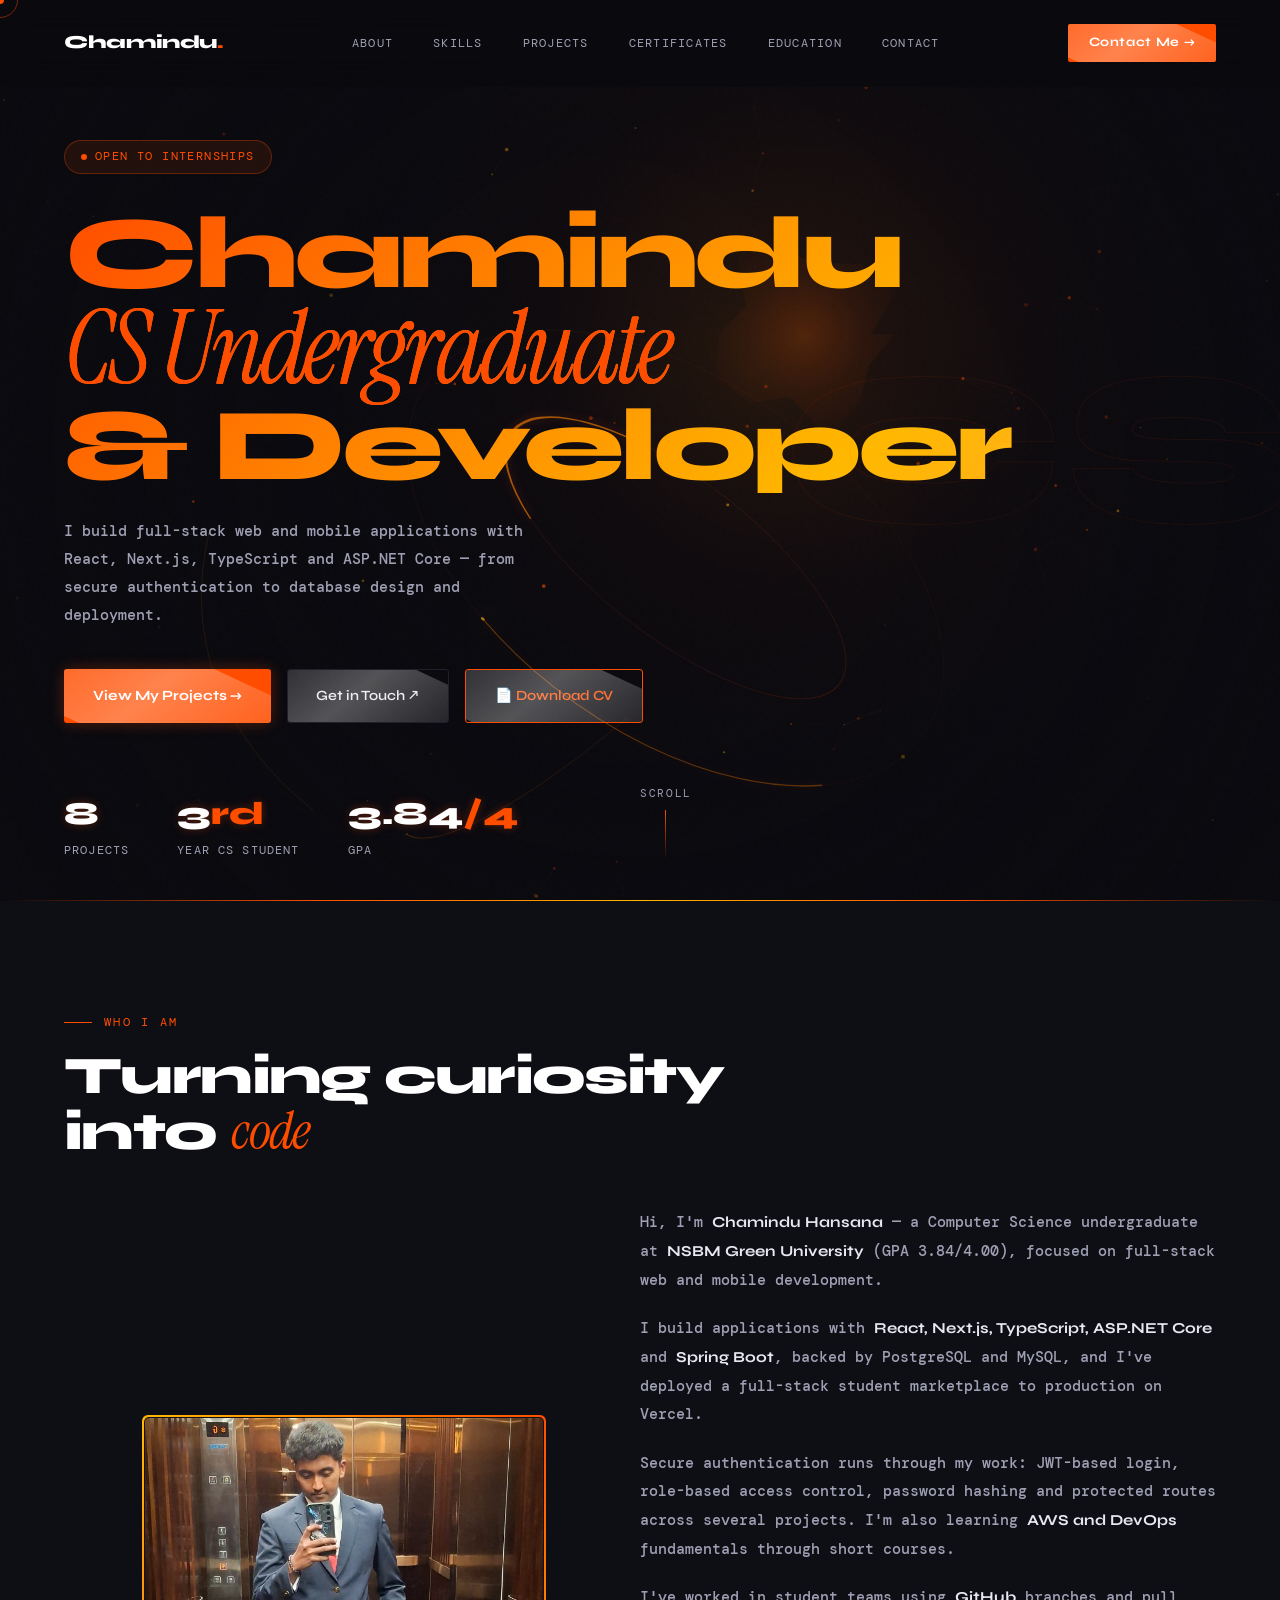
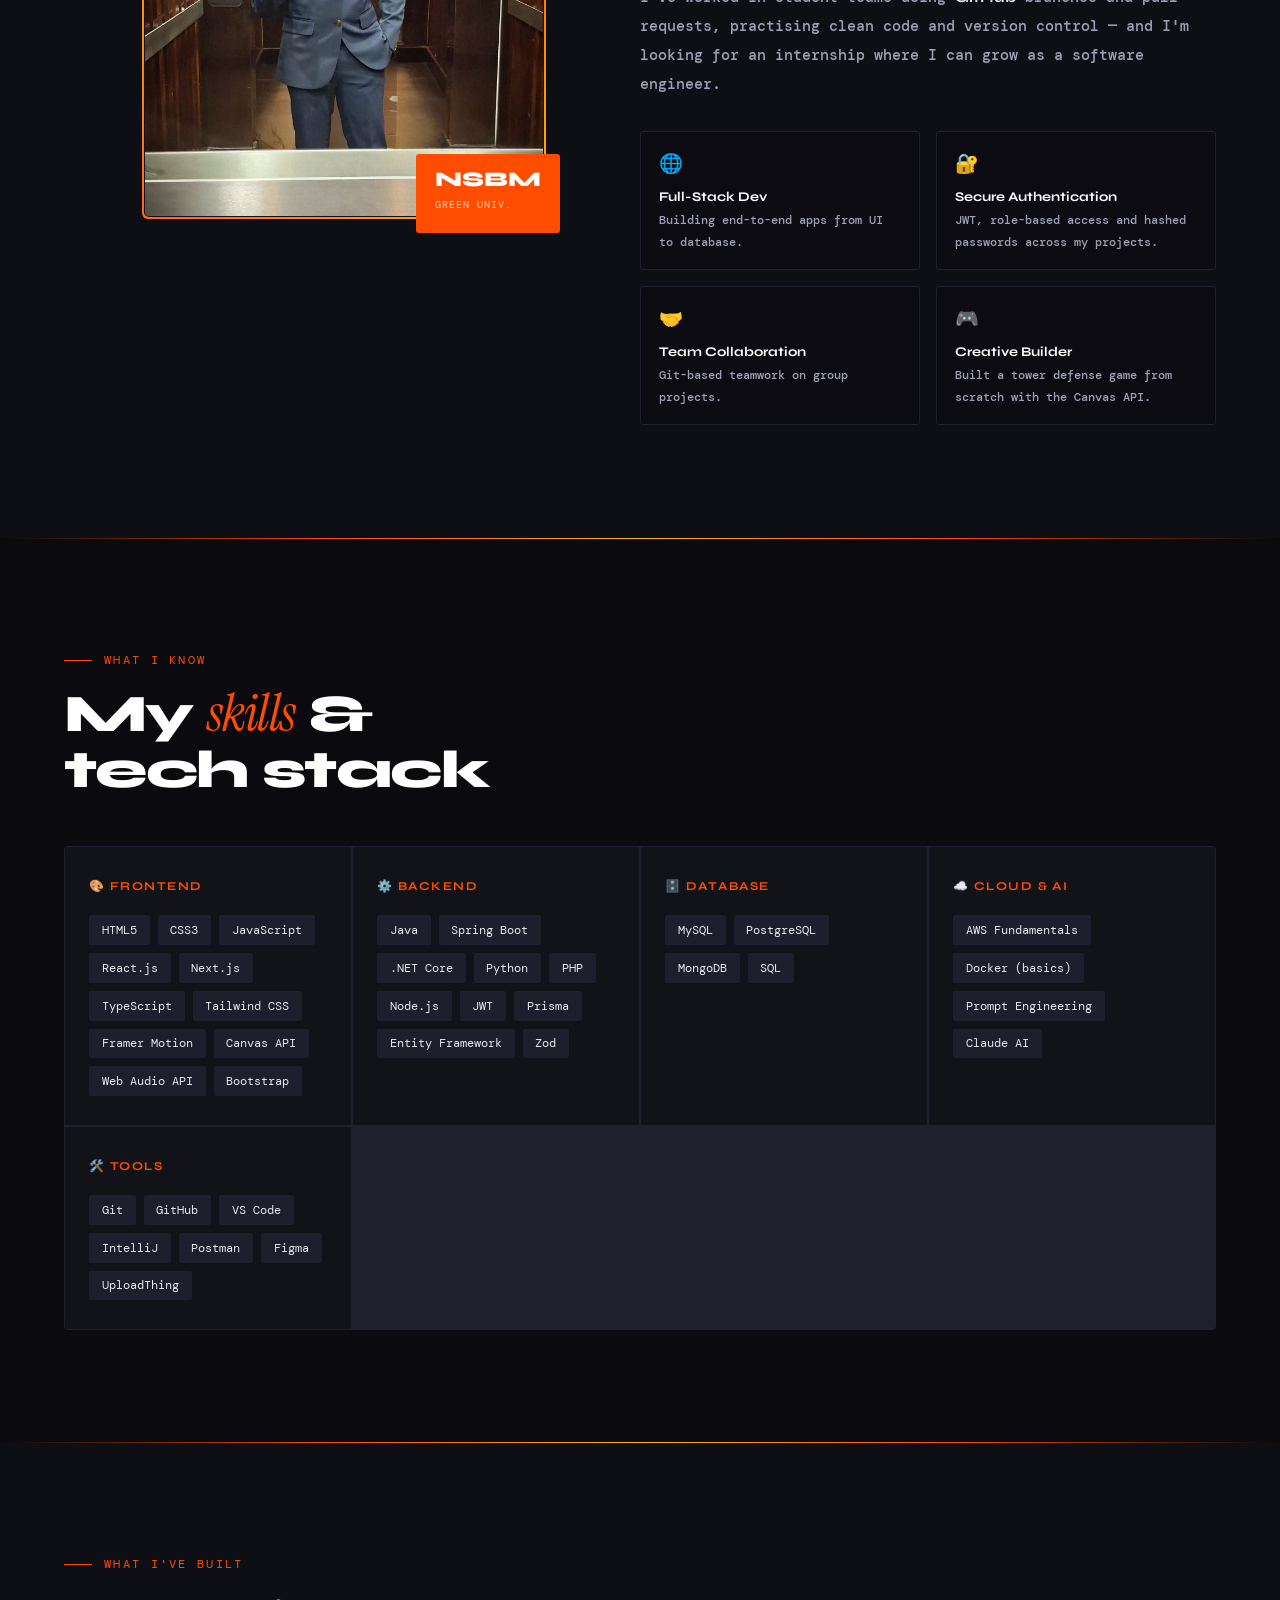
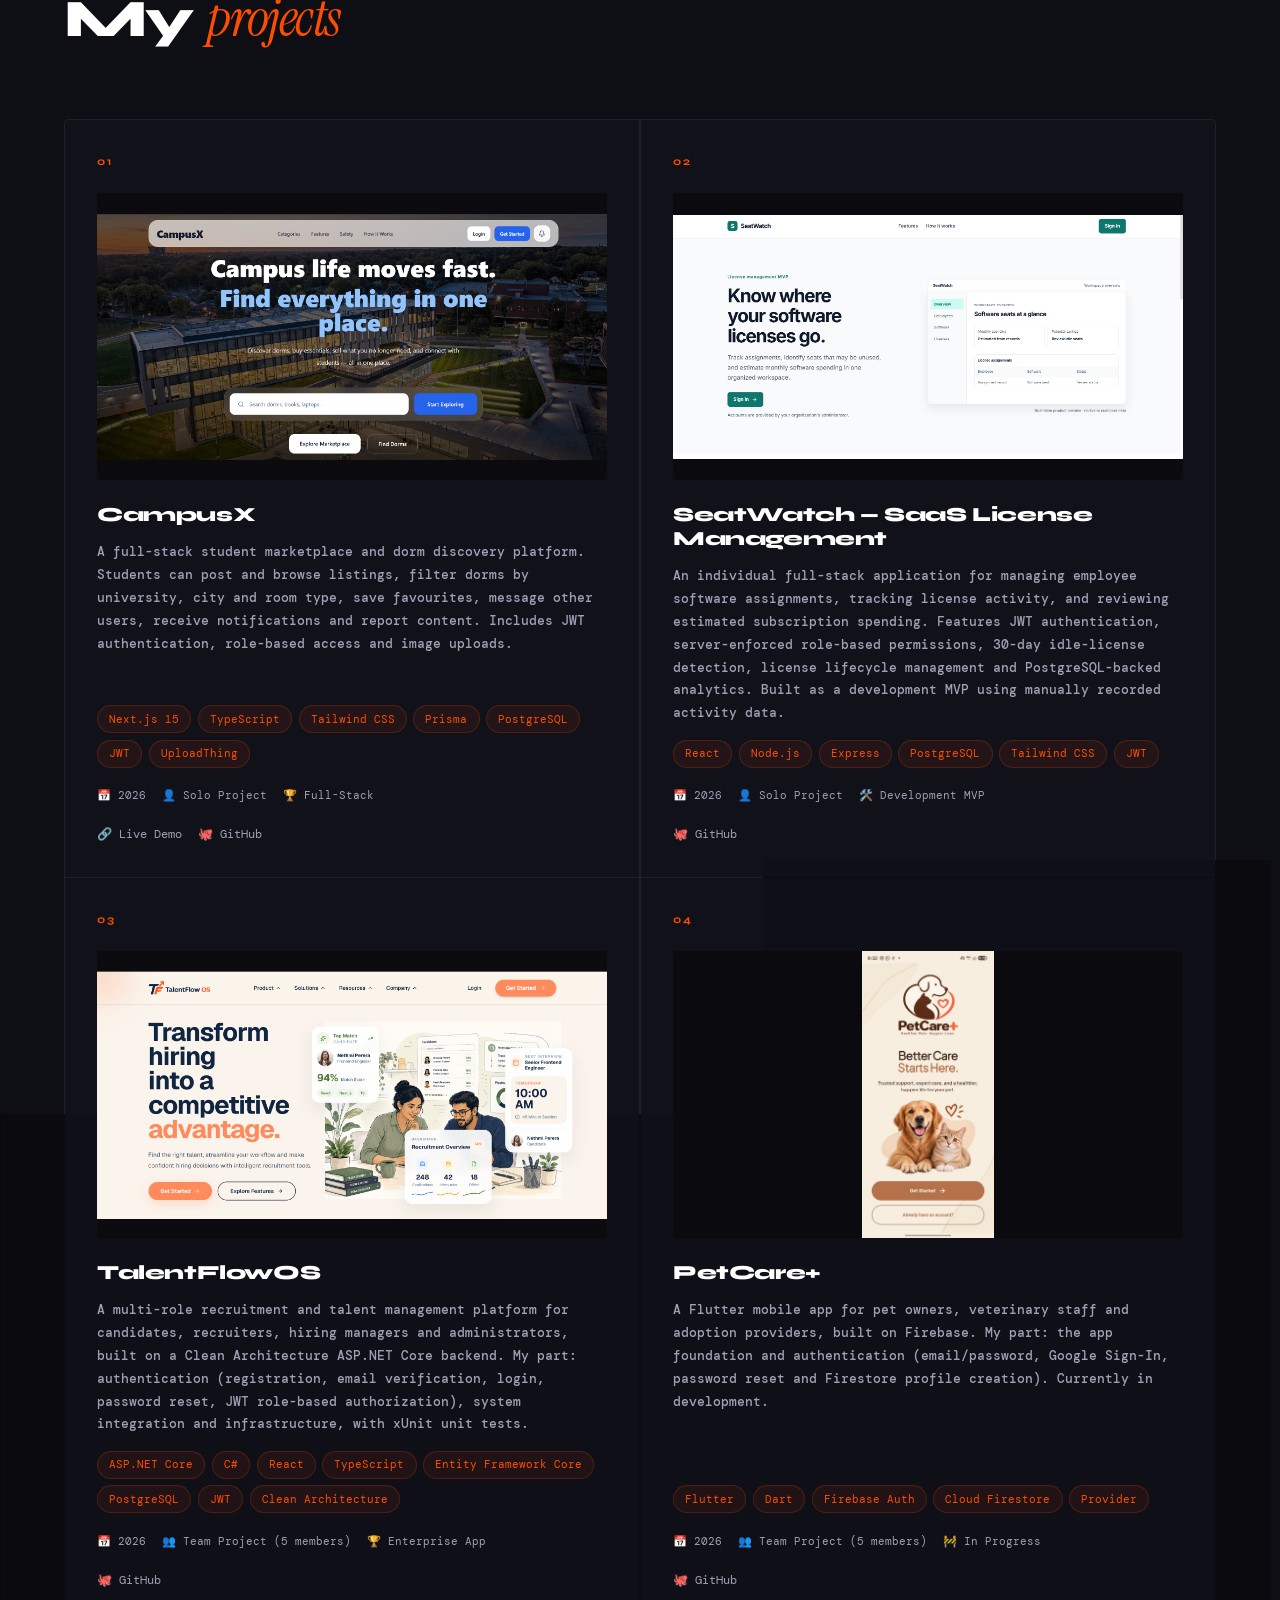
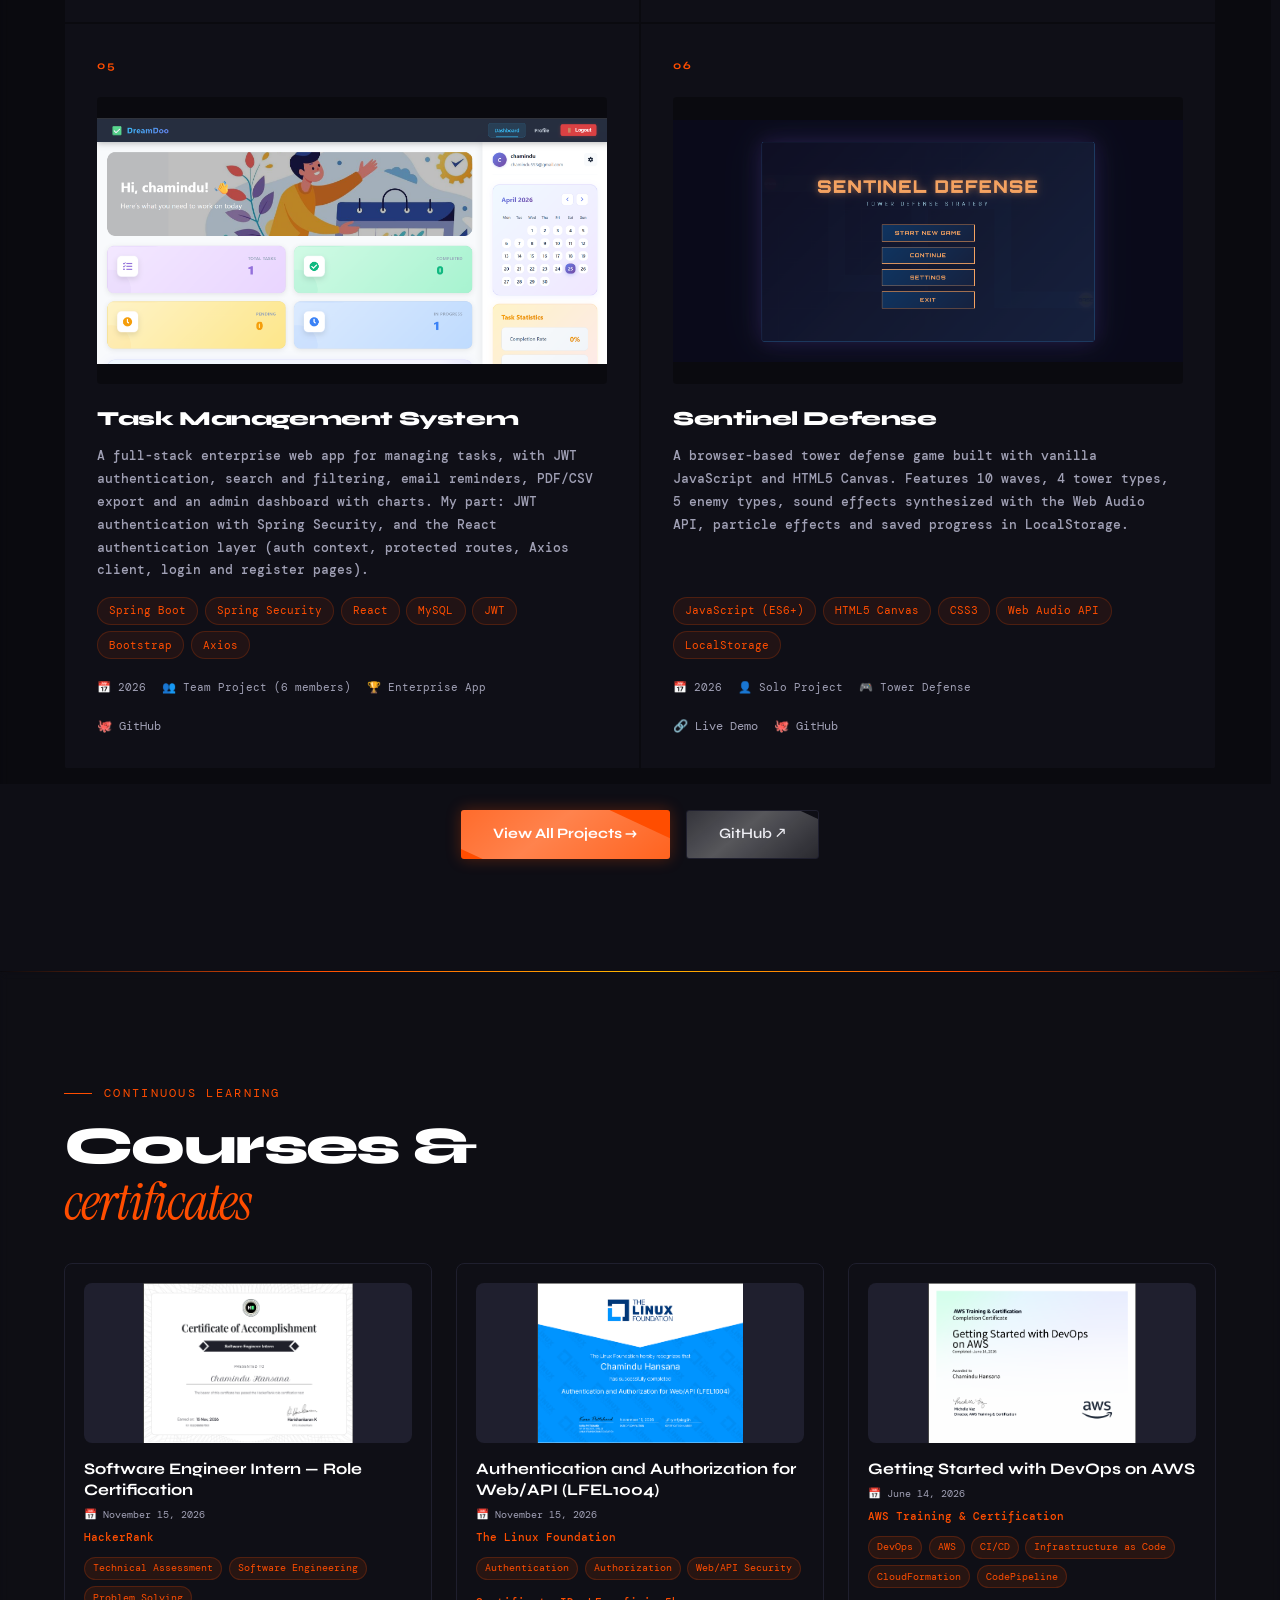
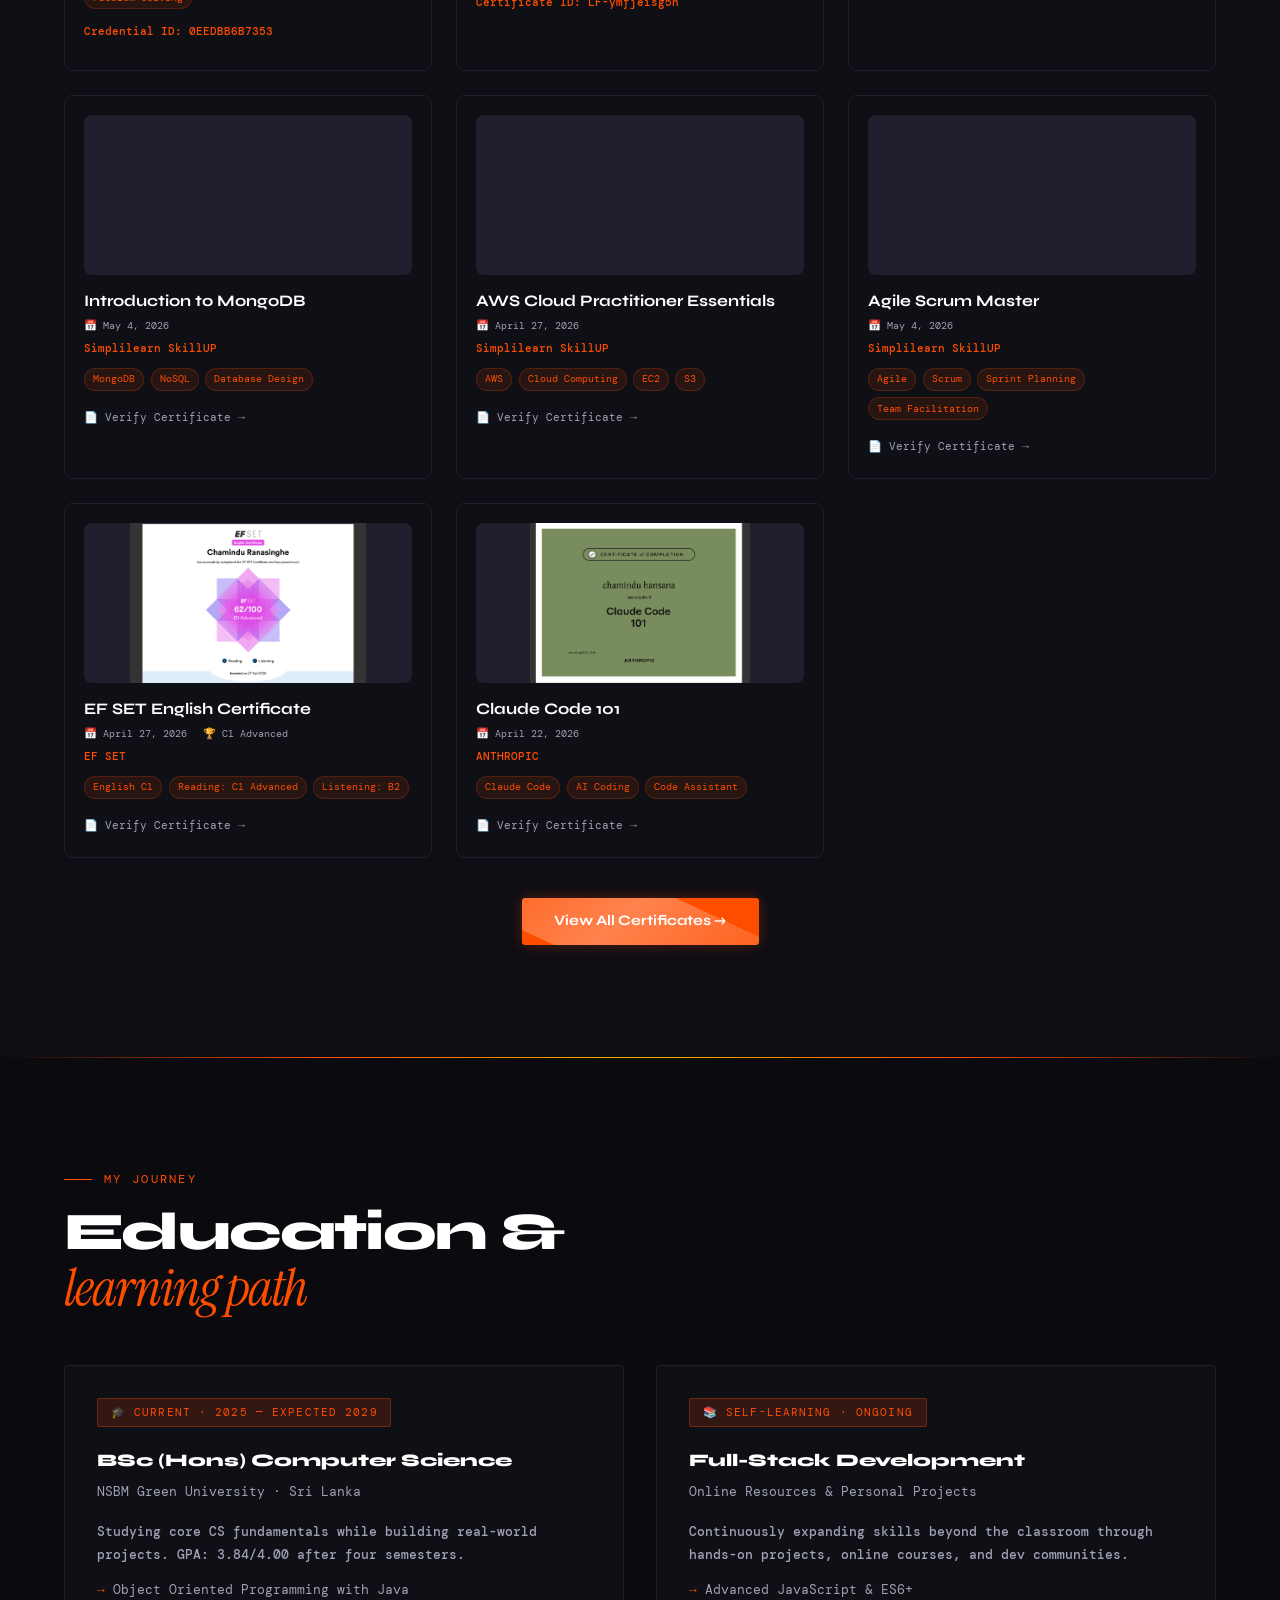
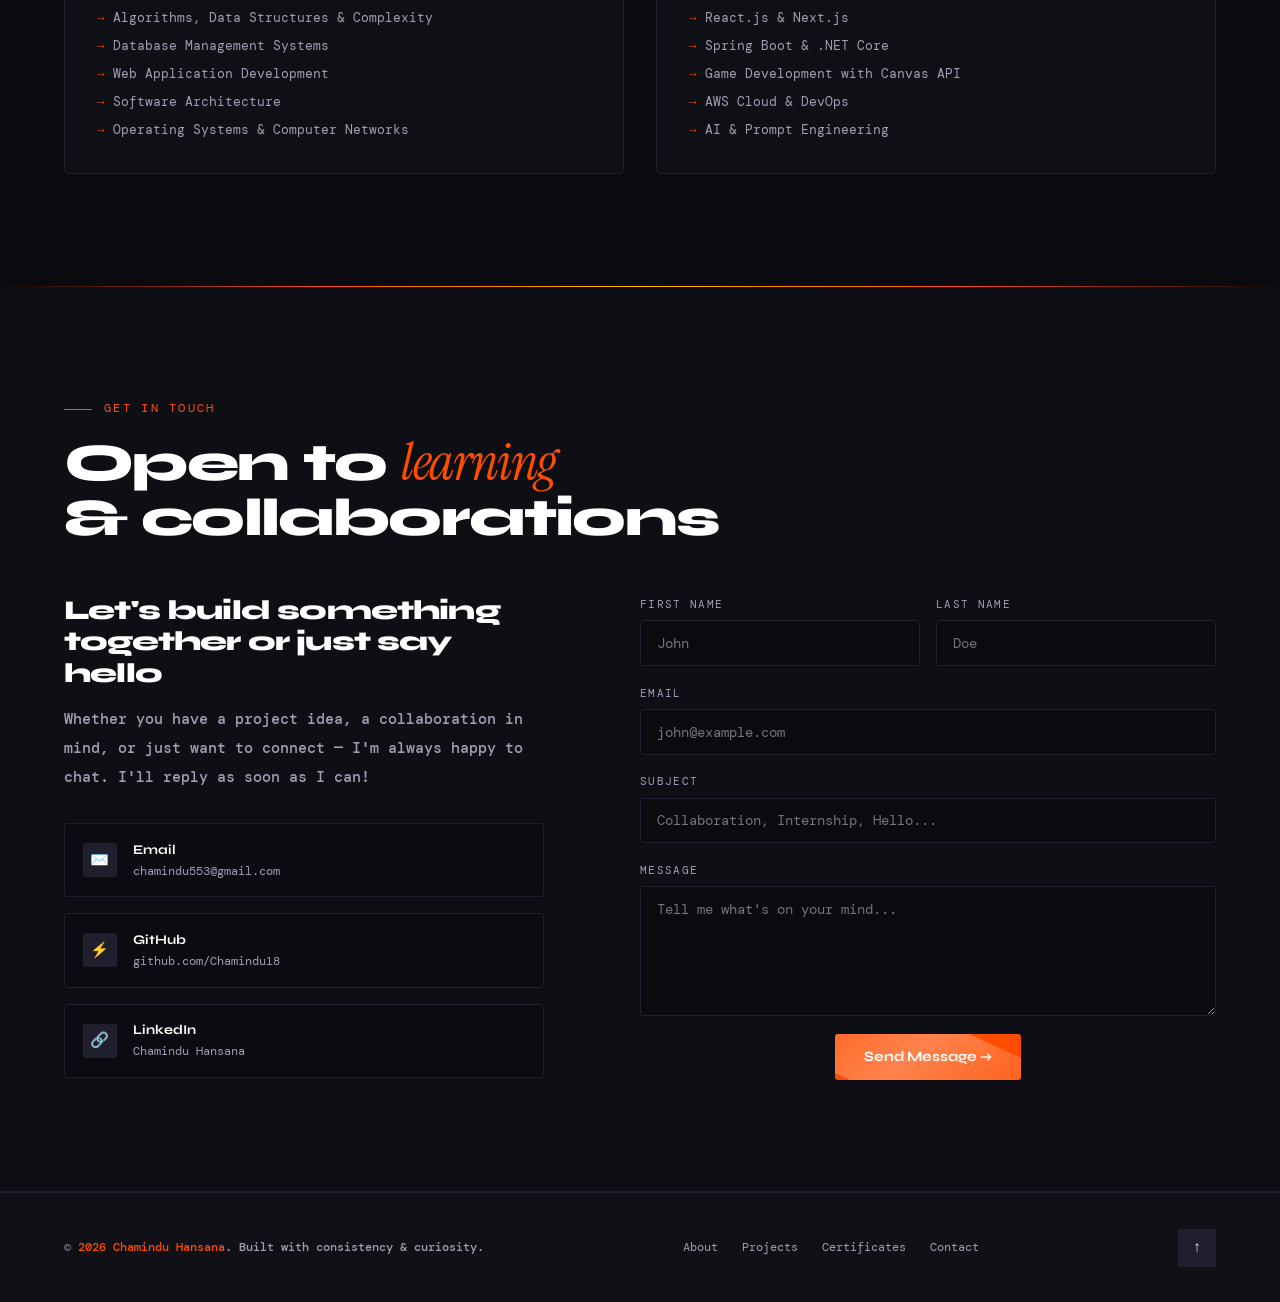
<file: index.html>
<!DOCTYPE html>
<html lang="en">
<head>
  <meta charset="UTF-8" />
  <meta name="viewport" content="width=device-width, initial-scale=1.0" />
  <title>Chamindu Hansana — Full-Stack Developer | CS Undergraduate</title>
  <meta name="description" content="Chamindu Hansana — Computer Science undergraduate at NSBM Green University building full-stack web and mobile applications with React, Next.js, TypeScript and ASP.NET Core." />
  <link rel="preconnect" href="https://fonts.googleapis.com" />
  <link rel="preconnect" href="https://fonts.gstatic.com" crossorigin />
  <link href="https://fonts.googleapis.com/css2?family=Syne:wght@400;600;700;800&family=DM+Mono:ital,wght@0,300;0,400;1,300&family=Instrument+Serif:ital@0;1&display=swap" rel="stylesheet" />
  <link rel="stylesheet" href="css/style.css" />
  <meta name="theme-color" content="#0a0a0f" />
  <meta property="og:title" content="Chamindu Hansana — Full-Stack Developer" />
  <meta property="og:description" content="Computer Science undergraduate at NSBM Green University building full-stack web and mobile applications." />
  <meta property="og:type" content="website" />
  <link rel="icon" href="data:image/svg+xml,%3Csvg xmlns='http://www.w3.org/2000/svg' viewBox='0 0 100 100'%3E%3Crect width='100' height='100' rx='18' fill='%230a0a0f'/%3E%3Ctext x='50' y='68' font-size='60' font-family='Arial' font-weight='800' text-anchor='middle' fill='%23ff4d00'%3EC%3C/text%3E%3C/svg%3E" />
  <noscript><style>.reveal { opacity: 1; transform: none; }</style></noscript>
</head>
<body>
<canvas id="bg-canvas"></canvas>
<div id="cur-dot"></div>
<div id="cur-ring"></div>
<div class="mob-menu" id="mobMenu">
  <button class="mob-close" id="mobClose" aria-label="Close menu">&#x2715;</button>
  <a href="#about" onclick="closeMob()">About</a>
  <a href="#skills" onclick="closeMob()">Skills</a>
  <a href="#projects" onclick="closeMob()">Projects</a>
  <a href="#certificates" onclick="closeMob()">Certificates</a>
  <a href="#education" onclick="closeMob()">Education</a>
  <a href="#contact" onclick="closeMob()">Contact</a>
</div>
<nav id="navbar">
  <a href="#hero" class="nav-logo">Chamindu<span>.</span></a>
  <ul class="nav-links">
    <li><a href="#about">About</a></li>
    <li><a href="#skills">Skills</a></li>
    <li><a href="#projects">Projects</a></li>
    <li><a href="#certificates">Certificates</a></li>
    <li><a href="#education">Education</a></li>
    <li><a href="#contact">Contact</a></li>
  </ul>
  <a href="#contact" class="nav-cta">Contact Me &rarr;</a>
  <button class="hamburger" id="hamburger" aria-label="Open menu" aria-expanded="false" aria-controls="mobMenu"><span></span><span></span><span></span></button>
</nav>
<section id="hero">
  <div class="hero-bg-text">CS</div>
  <div class="hero-tag">Open to Internships</div>
  <h1 class="hero-name gradient-text">Chamindu<br><em>CS Undergraduate</em><br>&amp; Developer</h1>
  <p class="hero-sub">I build full-stack web and mobile applications with React, Next.js, TypeScript and ASP.NET Core &mdash; from secure authentication to database design and deployment.</p>
  <div class="hero-actions">
    <a href="#projects" class="btn-primary">View My Projects &rarr;</a>
    <a href="#contact" class="btn-secondary">Get in Touch &nearr;</a>
    <a href="assets/Chamindu_Hansana_CV.pdf" download class="btn-secondary" style="border-color: var(--accent); color: var(--accent); display: inline-flex; align-items: center; gap: 0.5rem;">
      📄 Download CV
    </a>
  </div>
  <div class="hero-stats">
    <div><div class="stat-num">8</div><div class="stat-label">Projects</div></div>
    <div><div class="stat-num">3<span>rd</span></div><div class="stat-label">Year CS Student</div></div>
    <div><div class="stat-num">3.84<span>/4</span></div><div class="stat-label">GPA</div></div>
  </div>
  <div class="hero-scroll">Scroll<div class="scroll-line"></div></div>
</section>
<div class="divider"></div>
<section id="about">
  <div class="section-tag">Who I Am</div>
  <h2 class="section-title">Turning curiosity<br>into <em>code</em></h2>
  <div class="about-grid">
    <div class="about-image-wrap reveal">
        <div class="about-image-frame">
            <div class="radiant-border">
                <img src="assets/profile.jpeg" alt="Chamindu Hansana - Portfolio Profile Photo" class="profile-img">
            </div>
        </div>
      <div class="about-accent-box"><p>NSBM</p><span>Green Univ.</span></div>
    </div>
    <div class="about-text reveal reveal-d1">
      <p>Hi, I'm <strong>Chamindu Hansana</strong> &mdash; a Computer Science undergraduate at <strong>NSBM Green University</strong> (GPA 3.84/4.00), focused on full-stack web and mobile development.</p>
      <p>I build applications with <strong>React, Next.js, TypeScript, ASP.NET Core</strong> and <strong>Spring Boot</strong>, backed by PostgreSQL and MySQL, and I've deployed a full-stack student marketplace to production on Vercel.</p>
      <p>Secure authentication runs through my work: JWT-based login, role-based access control, password hashing and protected routes across several projects. I'm also learning <strong>AWS and DevOps</strong> fundamentals through short courses.</p>
      <p>I've worked in student teams using <strong>GitHub</strong> branches and pull requests, practising clean code and version control &mdash; and I'm looking for an internship where I can grow as a software engineer.</p>
      <div class="about-highlights">
        <div class="highlight-item"><div class="icon">&#x1F310;</div><h4>Full-Stack Dev</h4><p>Building end-to-end apps from UI to database.</p></div>
        <div class="highlight-item"><div class="icon">&#x1F510;</div><h4>Secure Authentication</h4><p>JWT, role-based access and hashed passwords across my projects.</p></div>
        <div class="highlight-item"><div class="icon">&#x1F91D;</div><h4>Team Collaboration</h4><p>Git-based teamwork on group projects.</p></div>
        <div class="highlight-item"><div class="icon">&#x1F3AE;</div><h4>Creative Builder</h4><p>Built a tower defense game from scratch with the Canvas API.</p></div>
      </div>
    </div>
  </div>
</section>
<div class="divider"></div>
<section id="skills">
  <div class="section-tag">What I Know</div>
  <h2 class="section-title">My <em>skills</em> &amp;<br>tech stack</h2>
  <div class="skills-grid reveal">
    <div class="skill-category"><div class="skill-cat-title">🎨 Frontend</div><div class="skill-tags"><span class="skill-tag">HTML5</span><span class="skill-tag">CSS3</span><span class="skill-tag">JavaScript</span><span class="skill-tag">React.js</span><span class="skill-tag">Next.js</span><span class="skill-tag">TypeScript</span><span class="skill-tag">Tailwind CSS</span><span class="skill-tag">Framer Motion</span><span class="skill-tag">Canvas API</span><span class="skill-tag">Web Audio API</span><span class="skill-tag">Bootstrap</span></div></div>
    <div class="skill-category"><div class="skill-cat-title">⚙️ Backend</div><div class="skill-tags"><span class="skill-tag">Java</span><span class="skill-tag">Spring Boot</span><span class="skill-tag">.NET Core</span><span class="skill-tag">Python</span><span class="skill-tag">PHP</span><span class="skill-tag">Node.js</span><span class="skill-tag">JWT</span><span class="skill-tag">Prisma</span><span class="skill-tag">Entity Framework</span><span class="skill-tag">Zod</span></div></div>
    <div class="skill-category"><div class="skill-cat-title">🗄️ Database</div><div class="skill-tags"><span class="skill-tag">MySQL</span><span class="skill-tag">PostgreSQL</span><span class="skill-tag">MongoDB</span><span class="skill-tag">SQL</span></div></div>
    <div class="skill-category"><div class="skill-cat-title">☁️ Cloud & AI</div><div class="skill-tags"><span class="skill-tag">AWS Fundamentals</span><span class="skill-tag">Docker (basics)</span><span class="skill-tag">Prompt Engineering</span><span class="skill-tag">Claude AI</span></div></div>
    <div class="skill-category"><div class="skill-cat-title">🛠️ Tools</div><div class="skill-tags"><span class="skill-tag">Git</span><span class="skill-tag">GitHub</span><span class="skill-tag">VS Code</span><span class="skill-tag">IntelliJ</span><span class="skill-tag">Postman</span><span class="skill-tag">Figma</span><span class="skill-tag">UploadThing</span></div></div>
  </div>
</section>
<div class="divider"></div>
<section id="projects">
  <div class="projects-header reveal">
    <div>
      <div class="section-tag">What I've Built</div>
      <h2 class="section-title">My <em>projects</em></h2>
    </div>
  </div>
  <div class="projects-grid">
<div class="project-card reveal">
      <div class="project-num">01</div>
      <div class="project-image" data-label="CampusX">
        <img src="assets/projects/campusx.png" loading="lazy" decoding="async" alt="CampusX - Student Marketplace and Dorm Discovery" onerror="this.parentNode.classList.add('no-img'); this.remove();">
      </div>
      <div class="project-name">CampusX</div>
      <p class="project-desc">A full-stack student marketplace and dorm discovery platform. Students can post and browse listings, filter dorms by university, city and room type, save favourites, message other users, receive notifications and report content. Includes JWT authentication, role-based access and image uploads.</p>
      <div class="project-tech">
        <span class="tech-pill">Next.js 15</span>
        <span class="tech-pill">TypeScript</span>
        <span class="tech-pill">Tailwind CSS</span>
        <span class="tech-pill">Prisma</span>
        <span class="tech-pill">PostgreSQL</span>
        <span class="tech-pill">JWT</span>
        <span class="tech-pill">UploadThing</span>
      </div>
      <div class="project-meta">
        <span>📅 2026</span>
        <span>👤 Solo Project</span>
        <span>🏆 Full-Stack</span>
      </div>
      <div class="project-links">
        <a href="https://campusx-three.vercel.app" class="project-link" target="_blank" rel="noopener noreferrer">🔗 Live Demo</a>
        <a href="https://github.com/Chamindu18/Campusx" class="project-link" target="_blank" rel="noopener noreferrer">🐙 GitHub</a>
      </div>
    </div>

<div class="project-card reveal reveal-d1">
      <div class="project-num">02</div>
      <div class="project-image" data-label="SeatWatch">
        <img src="assets/projects/seatwatch.png" loading="lazy" decoding="async" alt="SeatWatch software license management dashboard" onerror="this.parentNode.classList.add('no-img'); this.remove();">
      </div>
      <div class="project-name">SeatWatch — SaaS License Management</div>
      <p class="project-desc">An individual full-stack application for managing employee software assignments, tracking license activity, and reviewing estimated subscription spending. Features JWT authentication, server-enforced role-based permissions, 30-day idle-license detection, license lifecycle management and PostgreSQL-backed analytics. Built as a development MVP using manually recorded activity data.</p>
      <div class="project-tech">
        <span class="tech-pill">React</span>
        <span class="tech-pill">Node.js</span>
        <span class="tech-pill">Express</span>
        <span class="tech-pill">PostgreSQL</span>
        <span class="tech-pill">Tailwind CSS</span>
        <span class="tech-pill">JWT</span>
      </div>
      <div class="project-meta">
        <span>📅 2026</span>
        <span>👤 Solo Project</span>
        <span>🛠️ Development MVP</span>
      </div>
      <div class="project-links">
        <a href="https://github.com/Chamindu18/Saas-optimizer" class="project-link" target="_blank" rel="noopener noreferrer">🐙 GitHub</a>
      </div>
    </div>

<div class="project-card reveal reveal-d2">
      <!-- VERIFY: database is PostgreSQL or SQL Server? Check appsettings.json / EF provider, then fix this pill and the CV. -->
      <div class="project-num">03</div>
      <div class="project-image" data-label="TalentFlowOS">
        <img src="assets/projects/talentflowos.png" loading="lazy" decoding="async" alt="TalentFlowOS - Recruitment Platform" onerror="this.parentNode.classList.add('no-img'); this.remove();">
      </div>
      <div class="project-name">TalentFlowOS</div>
      <p class="project-desc">A multi-role recruitment and talent management platform for candidates, recruiters, hiring managers and administrators, built on a Clean Architecture ASP.NET Core backend. My part: authentication (registration, email verification, login, password reset, JWT role-based authorization), system integration and infrastructure, with xUnit unit tests.</p>
      <div class="project-tech">
        <span class="tech-pill">ASP.NET Core</span>
        <span class="tech-pill">C#</span>
        <span class="tech-pill">React</span>
        <span class="tech-pill">TypeScript</span>
        <span class="tech-pill">Entity Framework Core</span>
        <span class="tech-pill">PostgreSQL</span>
        <span class="tech-pill">JWT</span>
        <span class="tech-pill">Clean Architecture</span>
      </div>
      <div class="project-meta">
        <span>📅 2026</span>
        <span>👥 Team Project (5 members)</span>
        <span>🏆 Enterprise App</span>
      </div>
      <div class="project-links">
        <a href="https://github.com/Chamindu18/TalentFlowOS" class="project-link" target="_blank" rel="noopener noreferrer">🐙 GitHub</a>
      </div>
    </div>

<div class="project-card reveal reveal-d3">
      <div class="project-num">04</div>
      <div class="project-image" data-label="PetCare+">
        <img src="assets/projects/petcare.jpeg" loading="lazy" decoding="async" alt="PetCare+ - Pet Care Mobile App" onerror="this.parentNode.classList.add('no-img'); this.remove();">
      </div>
      <div class="project-name">PetCare+</div>
      <p class="project-desc">A Flutter mobile app for pet owners, veterinary staff and adoption providers, built on Firebase. My part: the app foundation and authentication (email/password, Google Sign-In, password reset and Firestore profile creation). Currently in development.</p>
      <div class="project-tech">
        <span class="tech-pill">Flutter</span>
        <span class="tech-pill">Dart</span>
        <span class="tech-pill">Firebase Auth</span>
        <span class="tech-pill">Cloud Firestore</span>
        <span class="tech-pill">Provider</span>
      </div>
      <div class="project-meta">
        <span>📅 2026</span>
        <span>👥 Team Project (5 members)</span>
        <span>🚧 In Progress</span>
      </div>
      <div class="project-links">
        <a href="https://github.com/Chamindu18/petcare" class="project-link" target="_blank" rel="noopener noreferrer">🐙 GitHub</a>
      </div>
    </div>

<div class="project-card reveal">
      <div class="project-num">05</div>
      <div class="project-image" data-label="Task Management System">
        <img src="assets/projects/taskmanager.png" loading="lazy" decoding="async" alt="Task Management System" onerror="this.parentNode.classList.add('no-img'); this.remove();">
      </div>
      <div class="project-name">Task Management System</div>
      <p class="project-desc">A full-stack enterprise web app for managing tasks, with JWT authentication, search and filtering, email reminders, PDF/CSV export and an admin dashboard with charts. My part: JWT authentication with Spring Security, and the React authentication layer (auth context, protected routes, Axios client, login and register pages).</p>
      <div class="project-tech">
        <span class="tech-pill">Spring Boot</span>
        <span class="tech-pill">Spring Security</span>
        <span class="tech-pill">React</span>
        <span class="tech-pill">MySQL</span>
        <span class="tech-pill">JWT</span>
        <span class="tech-pill">Bootstrap</span>
        <span class="tech-pill">Axios</span>
      </div>
      <div class="project-meta">
        <span>📅 2026</span>
        <span>👥 Team Project (6 members)</span>
        <span>🏆 Enterprise App</span>
      </div>
      <div class="project-links">
        <a href="https://github.com/Chamindu18/task-management-system" class="project-link" target="_blank" rel="noopener noreferrer">🐙 GitHub</a>
      </div>
    </div>

<div class="project-card reveal reveal-d1">
      <div class="project-num">06</div>
      <div class="project-image" data-label="Sentinel Defense">
        <img src="assets/projects/sentinel-defense.png" loading="lazy" decoding="async" alt="Sentinel Defense - Tower Defense Game" onerror="this.parentNode.classList.add('no-img'); this.remove();">
      </div>
      <div class="project-name">Sentinel Defense</div>
      <p class="project-desc">A browser-based tower defense game built with vanilla JavaScript and HTML5 Canvas. Features 10 waves, 4 tower types, 5 enemy types, sound effects synthesized with the Web Audio API, particle effects and saved progress in LocalStorage.</p>
      <div class="project-tech">
        <span class="tech-pill">JavaScript (ES6+)</span>
        <span class="tech-pill">HTML5 Canvas</span>
        <span class="tech-pill">CSS3</span>
        <span class="tech-pill">Web Audio API</span>
        <span class="tech-pill">LocalStorage</span>
      </div>
      <div class="project-meta">
        <span>📅 2026</span>
        <span>👤 Solo Project</span>
        <span>🎮 Tower Defense</span>
      </div>
      <div class="project-links">
        <a href="https://chamindu18.github.io/sentinel-defense/" class="project-link" target="_blank" rel="noopener noreferrer">🔗 Live Demo</a>
        <a href="https://github.com/Chamindu18/sentinel-defense" class="project-link" target="_blank" rel="noopener noreferrer">🐙 GitHub</a>
      </div>
    </div>
  </div>
  <!-- View All Projects & GitHub Buttons (moved below grid) -->
  <div class="projects-footer" style="display: flex; gap: 1rem; justify-content: center; flex-wrap: wrap; margin-top: 2.5rem;">
    <a href="projects.html" class="btn-primary" style="padding: 0.7rem 2rem; font-size: 0.9rem;">View All Projects &rarr;</a>
    <a href="https://github.com/Chamindu18" target="_blank" rel="noopener noreferrer" class="btn-secondary" style="padding: 0.7rem 2rem; font-size: 0.9rem;">GitHub &nearr;</a>
  </div>
</section>
<div class="divider"></div>
<!-- ========== CERTIFICATES SECTION ========== -->
<section id="certificates">
  <div class="section-tag">Continuous Learning</div>
  <h2 class="section-title">Courses &amp;<br><em>certificates</em></h2>
  <div class="certs-grid">
<div class="cert-card reveal">
      <div class="cert-image">
        <img src="assets/certificates/SEintern.png" loading="lazy" decoding="async" alt="HackerRank Software Engineer Intern role certification earned November 15 2026">
      </div>
      <div class="cert-content">
        <h3 class="cert-title">Software Engineer Intern — Role Certification</h3>
        <div class="cert-meta"><span>📅 November 15, 2026</span></div>
        <p class="cert-issuer">HackerRank</p>
        <div class="cert-skills">
          <span class="skill-pill">Technical Assessment</span>
          <span class="skill-pill">Software Engineering</span>
          <span class="skill-pill">Problem Solving</span>
        </div>
        <p class="cert-issuer">Credential ID: 0EEDBB6B7353</p>
      </div>
    </div>

<div class="cert-card reveal reveal-d1">
      <div class="cert-image">
        <img src="assets/certificates/webAPI.png" loading="lazy" decoding="async" alt="Linux Foundation Authentication and Authorization for Web API certificate earned November 15 2026">
      </div>
      <div class="cert-content">
        <h3 class="cert-title">Authentication and Authorization for Web/API (LFEL1004)</h3>
        <div class="cert-meta"><span>📅 November 15, 2026</span></div>
        <p class="cert-issuer">The Linux Foundation</p>
        <div class="cert-skills">
          <span class="skill-pill">Authentication</span>
          <span class="skill-pill">Authorization</span>
          <span class="skill-pill">Web/API Security</span>
        </div>
        <p class="cert-issuer">Certificate ID: LF-ymfjeisg5h</p>
      </div>
    </div>

<div class="cert-card reveal reveal-d2">
      <div class="cert-image">
        <img src="assets/certificates/devops.png" loading="lazy" decoding="async" alt="Getting Started with DevOps on AWS">
      </div>
      <div class="cert-content">
        <h3 class="cert-title">Getting Started with DevOps on AWS</h3>
        <div class="cert-meta">
          <span>📅 June 14, 2026</span>
        </div>
        <p class="cert-issuer">AWS Training & Certification</p>
        <div class="cert-skills">
          <span class="skill-pill">DevOps</span>
          <span class="skill-pill">AWS</span>
          <span class="skill-pill">CI/CD</span>
          <span class="skill-pill">Infrastructure as Code</span>
          <span class="skill-pill">CloudFormation</span>
          <span class="skill-pill">CodePipeline</span>
        </div>
      </div>
    </div>

<div class="cert-card reveal reveal-d3">
      <div class="cert-image">
        <img src="assets/certificates/mongodb.png" loading="lazy" decoding="async" alt="MongoDB Certificate">
      </div>
      <div class="cert-content">
        <h3 class="cert-title">Introduction to MongoDB</h3>
        <div class="cert-meta">
          <span>📅 May 4, 2026</span>
        </div>
        <p class="cert-issuer">Simplilearn SkillUP</p>
        <div class="cert-skills">
          <span class="skill-pill">MongoDB</span>
          <span class="skill-pill">NoSQL</span>
          <span class="skill-pill">Database Design</span>
        </div>
        <a href="https://simpli-web.app.link/e/MzaIFHeeR2b" class="cert-link" target="_blank" rel="noopener noreferrer">📄 Verify Certificate →</a>
      </div>
    </div>

<div class="cert-card reveal">
      <div class="cert-image">
        <img src="assets/certificates/aws.png" loading="lazy" decoding="async" alt="AWS Cloud Practitioner Certificate">
      </div>
      <div class="cert-content">
        <h3 class="cert-title">AWS Cloud Practitioner Essentials</h3>
        <div class="cert-meta">
          <span>📅 April 27, 2026</span>
        </div>
        <p class="cert-issuer">Simplilearn SkillUP</p>
        <div class="cert-skills">
          <span class="skill-pill">AWS</span>
          <span class="skill-pill">Cloud Computing</span>
          <span class="skill-pill">EC2</span>
          <span class="skill-pill">S3</span>
        </div>
        <a href="https://simpli-web.app.link/e/tmrtyAmgG2b" class="cert-link" target="_blank" rel="noopener noreferrer">📄 Verify Certificate →</a>
      </div>
    </div>

<div class="cert-card reveal reveal-d1">
      <div class="cert-image">
        <img src="assets/certificates/agile.png" loading="lazy" decoding="async" alt="Agile Scrum Master Certificate">
      </div>
      <div class="cert-content">
        <h3 class="cert-title">Agile Scrum Master</h3>
        <div class="cert-meta">
          <span>📅 May 4, 2026</span>
        </div>
        <p class="cert-issuer">Simplilearn SkillUP</p>
        <div class="cert-skills">
          <span class="skill-pill">Agile</span>
          <span class="skill-pill">Scrum</span>
          <span class="skill-pill">Sprint Planning</span>
          <span class="skill-pill">Team Facilitation</span>
        </div>
        <a href="https://simpli-web.app.link/e/S9IOffbXR2b" class="cert-link" target="_blank" rel="noopener noreferrer">📄 Verify Certificate →</a>
      </div>
    </div>

<div class="cert-card reveal reveal-d2">
      <div class="cert-image">
        <img src="assets/certificates/efset.png" loading="lazy" decoding="async" alt="EF SET English Certificate">
      </div>
      <div class="cert-content">
        <h3 class="cert-title">EF SET English Certificate</h3>
        <div class="cert-meta">
          <span>📅 April 27, 2026</span>
          <span>🏆 C1 Advanced</span>
        </div>
        <p class="cert-issuer">EF SET</p>
        <div class="cert-skills">
          <span class="skill-pill">English C1</span>
          <span class="skill-pill">Reading: C1 Advanced</span>
          <span class="skill-pill">Listening: B2</span>
        </div>
        <a href="https://cert.efset.org/V6JepZ" class="cert-link" target="_blank" rel="noopener noreferrer">📄 Verify Certificate →</a>
      </div>
    </div>

<div class="cert-card reveal reveal-d3">
      <div class="cert-image">
        <img src="assets/certificates/code101.png" loading="lazy" decoding="async" alt="Claude Code 101 Certificate">
      </div>
      <div class="cert-content">
        <h3 class="cert-title">Claude Code 101</h3>
        <div class="cert-meta">
          <span>📅 April 22, 2026</span>
        </div>
        <p class="cert-issuer">ANTHROPIC</p>
        <div class="cert-skills">
          <span class="skill-pill">Claude Code</span>
          <span class="skill-pill">AI Coding</span>
          <span class="skill-pill">Code Assistant</span>
        </div>
        <a href="https://verify.skilljar.com/c/gqeygquufsh2" class="cert-link" target="_blank" rel="noopener noreferrer">📄 Verify Certificate →</a>
      </div>
    </div>
  </div>
  <!-- View All Certificates Button -->
  <div class="cert-footer" style="text-align: center; margin-top: 2.5rem;">
    <a href="certificates.html" class="btn-primary" style="padding: 0.7rem 2rem; font-size: 0.9rem;">View All Certificates →</a>
  </div>
</section>
<div class="divider"></div>
<section id="education">
  <div class="section-tag">My Journey</div>
  <h2 class="section-title">Education &amp;<br><em>learning path</em></h2>
  <div class="edu-grid">
    <div class="edu-card reveal">
      <div class="edu-badge">🎓 Current &middot; 2025 &mdash; Expected 2029</div>
      <div class="edu-degree">BSc (Hons) Computer Science</div>
      <div class="edu-school">NSBM Green University &middot; Sri Lanka</div>
      <p class="edu-desc">Studying core CS fundamentals while building real-world projects. GPA: 3.84/4.00 after four semesters.</p>
      <ul class="learning-list">
        <li>Object Oriented Programming with Java</li>
        <li>Algorithms, Data Structures &amp; Complexity</li>
        <li>Database Management Systems</li>
        <li>Web Application Development</li>
        <li>Software Architecture</li>
        <li>Operating Systems &amp; Computer Networks</li>
      </ul>
    </div>
    <div class="edu-card reveal reveal-d1">
      <div class="edu-badge">📚 Self-Learning &middot; Ongoing</div>
      <div class="edu-degree">Full-Stack Development</div>
      <div class="edu-school">Online Resources &amp; Personal Projects</div>
      <p class="edu-desc">Continuously expanding skills beyond the classroom through hands-on projects, online courses, and dev communities.</p>
      <ul class="learning-list">
        <li>Advanced JavaScript &amp; ES6+</li>
        <li>React.js &amp; Next.js</li>
        <li>Spring Boot &amp; .NET Core</li>
        <li>Game Development with Canvas API</li>
        <li>AWS Cloud &amp; DevOps</li>
        <li>AI &amp; Prompt Engineering</li>
      </ul>
    </div>
  </div>
</section>
<div class="divider"></div>
<section id="contact">
  <div class="section-tag">Get In Touch</div>
  <h2 class="section-title">Open to <em>learning</em><br>&amp; collaborations</h2>
  <div class="contact-grid">
    <div class="contact-info reveal">
      <h3>Let's build something together or just say hello</h3>
      <p>Whether you have a project idea, a collaboration in mind, or just want to connect &mdash; I'm always happy to chat. I'll reply as soon as I can!</p>
      <div class="contact-links">
        <a href="mailto:chamindu553@gmail.com?subject=Portfolio%20Inquiry" class="contact-link-item">
          <div class="link-icon">✉️</div>
          <div>
            <div class="link-label">Email</div>
            <div class="link-val">chamindu553@gmail.com</div>
          </div>
        </a>
        <a href="https://github.com/Chamindu18" target="_blank" rel="noopener noreferrer" class="contact-link-item">
          <div class="link-icon">⚡</div>
          <div>
            <div class="link-label">GitHub</div>
            <div class="link-val">github.com/Chamindu18</div>
          </div>
        </a>
        <a href="https://www.linkedin.com/in/chamindu-hansana-a0b39a362" target="_blank" rel="noopener noreferrer" class="contact-link-item">
          <div class="link-icon">🔗</div>
          <div>
            <div class="link-label">LinkedIn</div>
            <div class="link-val">Chamindu Hansana</div>
          </div>
        </a>
      </div>
    </div>
    <div class="contact-form reveal reveal-d1">
        <form action="https://api.web3forms.com/submit" method="POST" id="web3form">
            <input type="hidden" name="access_key" value="3bc1608f-59bf-44ad-9ea6-47ae36c35475">
            <input type="hidden" name="redirect" value="false">
            <input type="hidden" name="subject" value="New Portfolio Message from Chamindu's Portfolio!">
            <div class="form-row">
                <div class="form-group">
                    <label for="fname">First Name</label>
                    <input type="text" id="fname" name="name" placeholder="John" required />
                </div>
                <div class="form-group">
                    <label for="lname">Last Name</label>
                    <input type="text" id="lname" name="last_name" placeholder="Doe" required />
                </div>
            </div>
            <div class="form-group">
                <label for="email">Email</label>
                <input type="email" id="email" name="email" placeholder="john@example.com" required />
            </div>
            <div class="form-group">
                <label for="subject">Subject</label>
                <input type="text" id="subject" name="subject_line" placeholder="Collaboration, Internship, Hello..." required />
            </div>
            <div class="form-group">
                <label for="message">Message</label>
                <textarea id="message" name="message" placeholder="Tell me what's on your mind..." required></textarea>
            </div>
            <input type="checkbox" name="botcheck" style="display: none;">
            <button type="submit" class="btn-submit" id="submitBtn">Send Message &rarr;</button>
            <p id="form-ok" style="display:none;">✓ Message sent! I'll get back to you soon.</p>
        </form>
    </div>
  </div>
</section>
<footer>
  <p class="footer-copy">&copy; <span id="currentYear"></span> <span>Chamindu Hansana</span>. Built with consistency &amp; curiosity.</p>
  <div class="footer-links"><a href="#about">About</a><a href="#projects">Projects</a><a href="#certificates">Certificates</a><a href="#contact">Contact</a></div>
  <a href="#hero" class="back-top">&uarr;</a>
</footer>
<script src="js/canvas.js"></script>
<script src="js/main.js"></script>
</body>
</html>
</file>
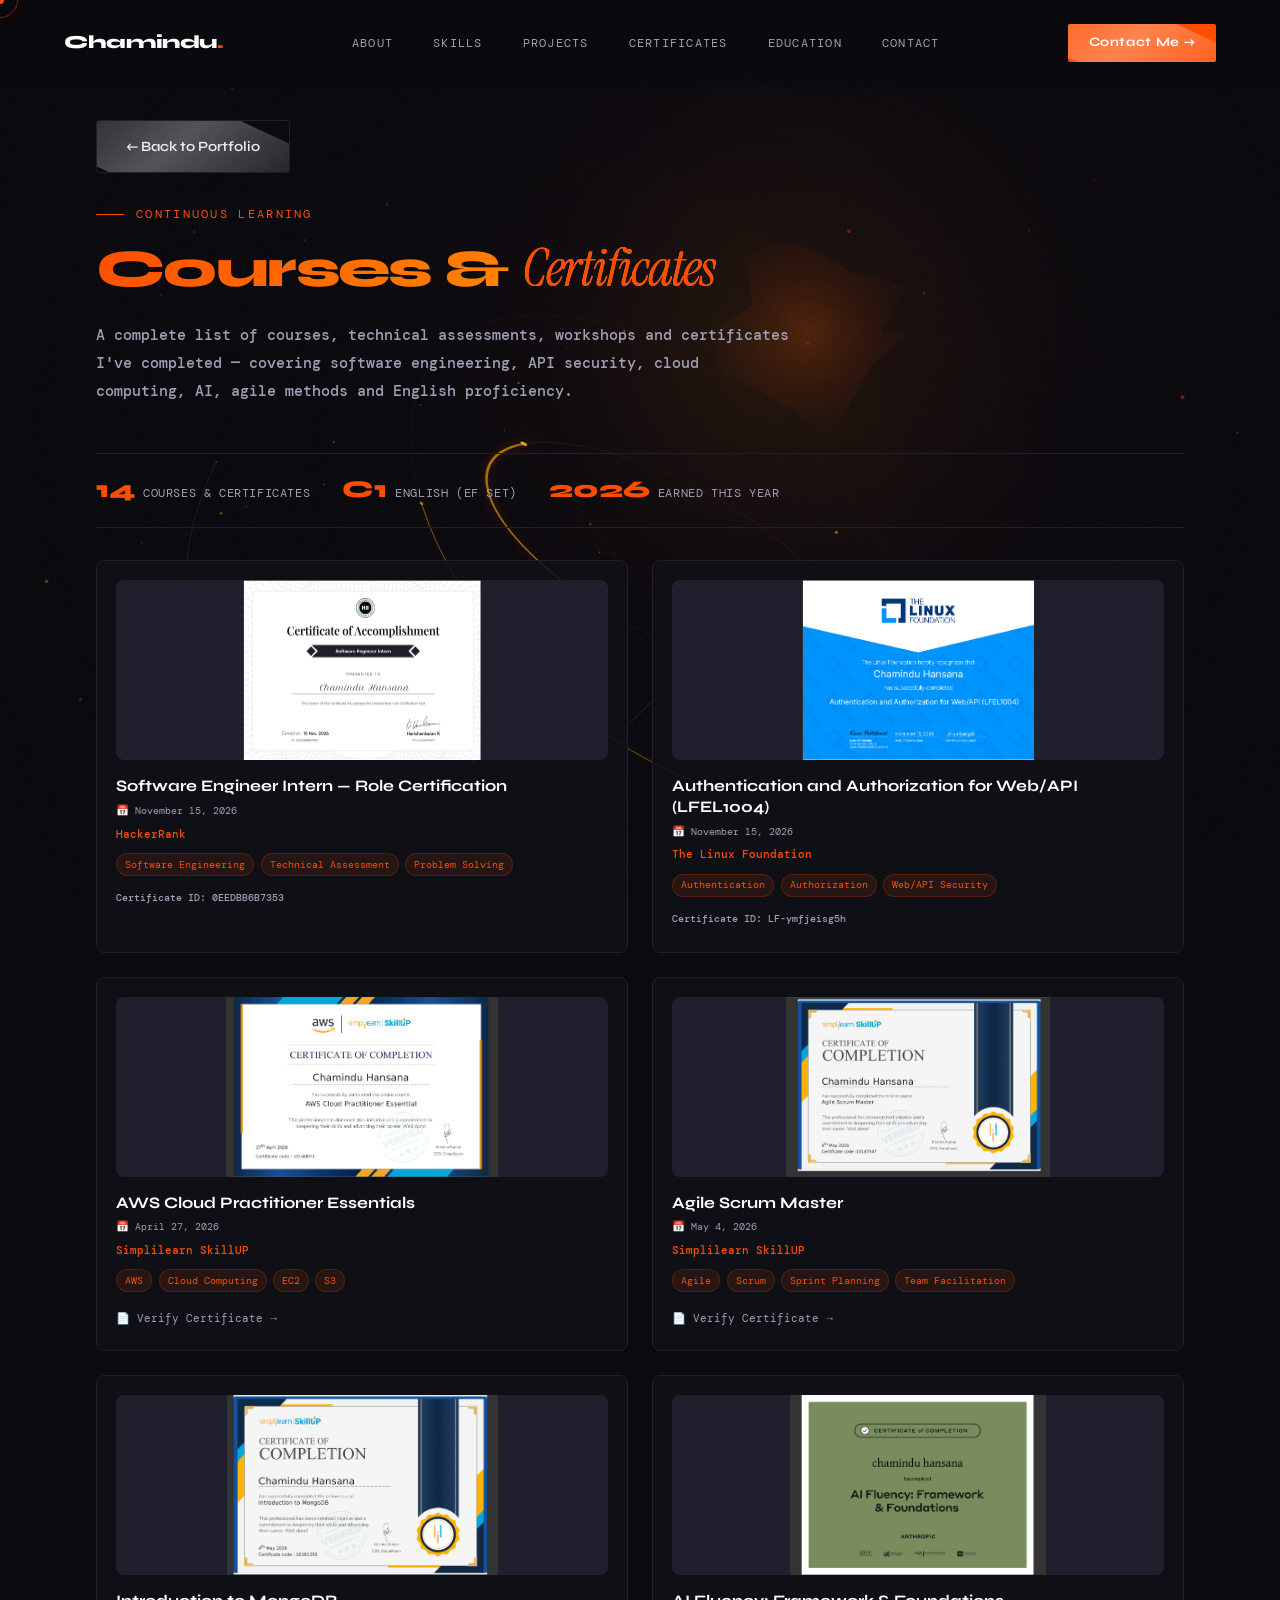
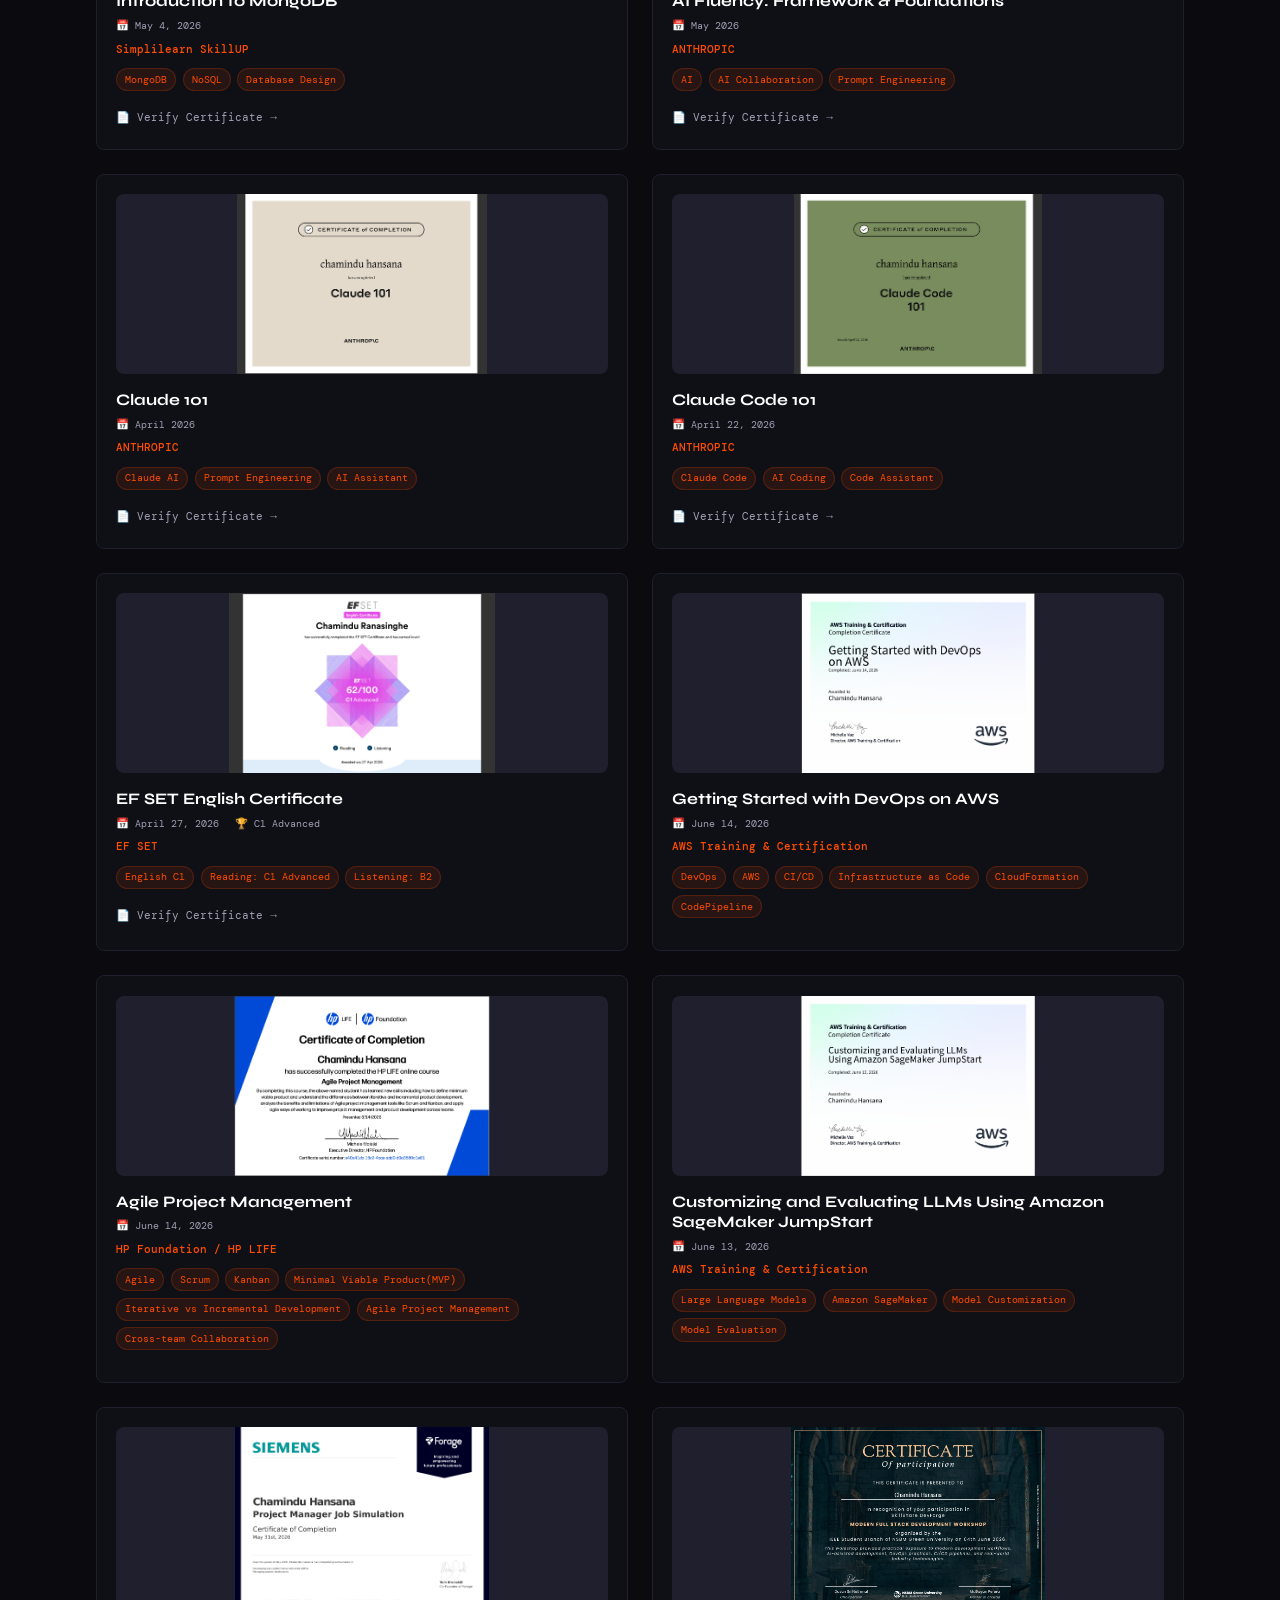
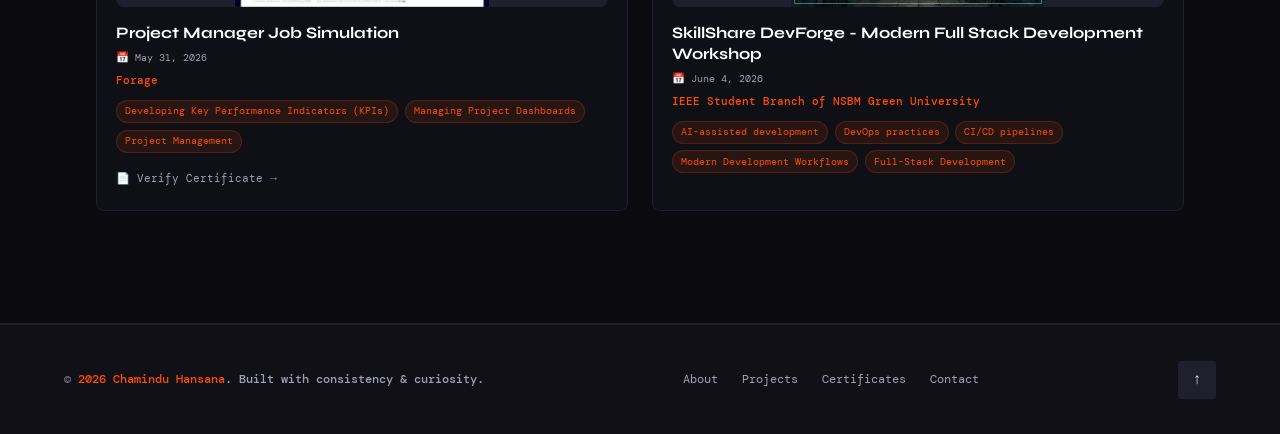
<file: certificates.html>
<!DOCTYPE html>

<html lang="en">

<head>

  <meta charset="UTF-8" />

  <meta name="viewport" content="width=device-width, initial-scale=1.0" />

  <title>All Courses & Certificates — Chamindu Hansana | Full-Stack Developer</title>

  <meta name="description" content="Courses, workshops and certificates completed by Chamindu Hansana — Computer Science undergraduate and full-stack developer" />

  <link rel="preconnect" href="https://fonts.googleapis.com" />

  <link rel="preconnect" href="https://fonts.gstatic.com" crossorigin />

  <link href="https://fonts.googleapis.com/css2?family=Syne:wght@400;600;700;800&family=DM+Mono:ital,wght@0,300;0,400;1,300&family=Instrument+Serif:ital@0;1&display=swap" rel="stylesheet" />

  <link rel="stylesheet" href="css/style.css" />

  <meta name="theme-color" content="#0a0a0f" />

  <meta property="og:title" content="Chamindu Hansana — Full-Stack Developer" />

  <meta property="og:description" content="Computer Science undergraduate at NSBM Green University building full-stack web and mobile applications." />

  <meta property="og:type" content="website" />

  <link rel="icon" href="data:image/svg+xml,%3Csvg xmlns='http://www.w3.org/2000/svg' viewBox='0 0 100 100'%3E%3Crect width='100' height='100' rx='18' fill='%230a0a0f'/%3E%3Ctext x='50' y='68' font-size='60' font-family='Arial' font-weight='800' text-anchor='middle' fill='%23ff4d00'%3EC%3C/text%3E%3C/svg%3E" />

  <noscript><style>.reveal { opacity: 1; transform: none; }</style></noscript>

  <style>

    /* Additional styles specific to certificates page */

    .certificates-page {

      padding-top: 120px;

      min-height: 100vh;

    }



    .back-home {

      margin-bottom: 2rem;

    }



    .back-home .btn-secondary {

      display: inline-flex;

      align-items: center;

      gap: 0.5rem;

      background: transparent;

    }



    .back-home .btn-secondary:hover {

      transform: translateX(-4px);

    }



    .certificates-header-page {

      margin-bottom: 3rem;

    }



    .certificates-grid-full {

      display: grid;

      grid-template-columns: repeat(auto-fill, minmax(min(350px, 100%), 1fr));

      gap: 1.5rem;

      margin-top: 2rem;

    }



    /* Ensure certificate images fit well */

    .certificates-grid-full .cert-image {

      width: 100%;

      height: 180px;

      object-fit: cover;

      border-radius: 8px;

    }



    .page-stats {

      display: flex;

      gap: 2rem;

      margin: 1.5rem 0 0;

      padding: 1rem 0;

      border-top: 1px solid var(--border);

      border-bottom: 1px solid var(--border);

    }



    .page-stat {

      display: flex;

      align-items: baseline;

      gap: 0.5rem;

    }



    .page-stat-number {

      font-family: var(--font-display);

      font-weight: 800;

      font-size: 1.5rem;

      color: var(--accent);

    }



    .page-stat-label {

      font-size: 0.75rem;

      color: var(--muted);

      text-transform: uppercase;

      letter-spacing: 0.05em;

    }



    @media (max-width: 768px) {

      .certificates-page {

        padding-top: 100px;

      }



      .certificates-grid-full {

        grid-template-columns: 1fr;

        gap: 1rem;

      }



      .certificates-grid-full .cert-image {

        height: 160px;

      }



      .page-stats {

        flex-direction: column;

        gap: 0.75rem;

      }

    }

  </style>

</head>

<body>

<canvas id="bg-canvas"></canvas>

<div id="cur-dot"></div>

<div id="cur-ring"></div>



<!-- Navigation -->

<nav id="navbar">

  <a href="index.html" class="nav-logo">Chamindu<span>.</span></a>

  <ul class="nav-links">

    <li><a href="index.html#about">About</a></li>

    <li><a href="index.html#skills">Skills</a></li>

    <li><a href="index.html#projects">Projects</a></li>

    <li><a href="certificates.html">Certificates</a></li>

    <li><a href="index.html#education">Education</a></li>

    <li><a href="index.html#contact">Contact</a></li>

  </ul>

  <a href="index.html#contact" class="nav-cta">Contact Me &rarr;</a>

  <button class="hamburger" id="hamburger" aria-label="Open menu" aria-expanded="false" aria-controls="mobMenu"><span></span><span></span><span></span></button>

</nav>



<!-- Mobile Menu -->

<div class="mob-menu" id="mobMenu">

  <button class="mob-close" id="mobClose" aria-label="Close menu">&#x2715;</button>

  <a href="index.html#about" onclick="closeMob()">About</a>

  <a href="index.html#skills" onclick="closeMob()">Skills</a>

  <a href="index.html#projects" onclick="closeMob()">Projects</a>

  <a href="certificates.html" onclick="closeMob()">Certificates</a>

  <a href="index.html#education" onclick="closeMob()">Education</a>

  <a href="index.html#contact" onclick="closeMob()">Contact</a>

</div>



<!-- Certificates Page Content -->

<section class="certificates-page">

  <div class="container" style="max-width: 1400px; margin: 0 auto;">



    <!-- Back Button -->

    <div class="back-home">

      <a href="index.html" class="btn-secondary">

        ← Back to Portfolio

      </a>

    </div>



    <!-- Header -->

    <div class="certificates-header-page">

      <div class="section-tag">Continuous Learning</div>

      <h1 class="section-title gradient-text">Courses &amp; <em>Certificates</em></h1>

      <p class="hero-sub" style="max-width: 700px; margin-top: 1rem;">

        A complete list of courses, technical assessments, workshops and certificates I've completed — covering software engineering, API security, cloud computing, AI, agile methods and English proficiency.

      </p>

    </div>



    <!-- Stats -->

    <div class="page-stats">

      <div class="page-stat">

        <span class="page-stat-number">14</span>

        <span class="page-stat-label">Courses &amp; Certificates</span>

      </div>

      <div class="page-stat">

        <span class="page-stat-number">C1</span>

        <span class="page-stat-label">English (EF SET)</span>

      </div>

      <div class="page-stat">

        <span class="page-stat-number">2026</span>

        <span class="page-stat-label">Earned This Year</span>

      </div>

    </div>



    <!-- Certificates Grid -->

    <div class="certificates-grid-full">



      <!-- Certificate 1: HackerRank Software Engineer Intern Role Certification -->
      <div class="cert-card">
        <div class="cert-image">
          <img src="assets/certificates/SEintern.png" loading="lazy" decoding="async" alt="HackerRank Software Engineer Intern role certification awarded to Chamindu Hansana">
        </div>
        <div class="cert-content">
          <h3 class="cert-title">Software Engineer Intern — Role Certification</h3>
          <div class="cert-meta">
            <span>📅 November 15, 2026</span>
          </div>
          <p class="cert-issuer">HackerRank</p>
          <div class="cert-skills">
            <span class="skill-pill">Software Engineering</span>
            <span class="skill-pill">Technical Assessment</span>
            <span class="skill-pill">Problem Solving</span>
          </div>
          <p class="cert-meta">Certificate ID: 0EEDBB6B7353</p>
        </div>
      </div>

      <!-- Certificate 2: Linux Foundation Web/API Security Course -->
      <div class="cert-card">
        <div class="cert-image">
          <img src="assets/certificates/webAPI.png" loading="lazy" decoding="async" alt="Linux Foundation Authentication and Authorization for Web/API course completion certificate">
        </div>
        <div class="cert-content">
          <h3 class="cert-title">Authentication and Authorization for Web/API (LFEL1004)</h3>
          <div class="cert-meta">
            <span>📅 November 15, 2026</span>
          </div>
          <p class="cert-issuer">The Linux Foundation</p>
          <div class="cert-skills">
            <span class="skill-pill">Authentication</span>
            <span class="skill-pill">Authorization</span>
            <span class="skill-pill">Web/API Security</span>
          </div>
          <p class="cert-meta">Certificate ID: LF-ymfjeisg5h</p>
        </div>
      </div>

      <!-- Certificate 1: AWS Cloud Practitioner -->

      <div class="cert-card">

        <div class="cert-image">

          <img src="assets/certificates/aws.png" loading="lazy" decoding="async" alt="AWS Cloud Practitioner Certificate">

        </div>

        <div class="cert-content">

          <h3 class="cert-title">AWS Cloud Practitioner Essentials</h3>

          <div class="cert-meta">

            <span>📅 April 27, 2026</span>

          </div>

          <p class="cert-issuer">Simplilearn SkillUP</p>

          <div class="cert-skills">

            <span class="skill-pill">AWS</span>

            <span class="skill-pill">Cloud Computing</span>

            <span class="skill-pill">EC2</span>

            <span class="skill-pill">S3</span>

          </div>

          <a href="https://simpli-web.app.link/e/tmrtyAmgG2b" class="cert-link" target="_blank" rel="noopener noreferrer">📄 Verify Certificate →</a>

        </div>

      </div>



      <!-- Certificate 2: Agile Scrum Master -->

      <div class="cert-card">

        <div class="cert-image">

          <img src="assets/certificates/agile.png" loading="lazy" decoding="async" alt="Agile Scrum Master Certificate">

        </div>

        <div class="cert-content">

          <h3 class="cert-title">Agile Scrum Master</h3>

          <div class="cert-meta">

            <span>📅 May 4, 2026</span>

          </div>

          <p class="cert-issuer">Simplilearn SkillUP</p>

          <div class="cert-skills">

            <span class="skill-pill">Agile</span>

            <span class="skill-pill">Scrum</span>

            <span class="skill-pill">Sprint Planning</span>

            <span class="skill-pill">Team Facilitation</span>

          </div>

          <a href="https://simpli-web.app.link/e/S9IOffbXR2b" class="cert-link" target="_blank" rel="noopener noreferrer">📄 Verify Certificate →</a>

        </div>

      </div>



      <!-- Certificate 3: Introduction to MongoDB -->

      <div class="cert-card">

        <div class="cert-image">

          <img src="assets/certificates/mongodb.png" loading="lazy" decoding="async" alt="MongoDB Certificate">

        </div>

        <div class="cert-content">

          <h3 class="cert-title">Introduction to MongoDB</h3>

          <div class="cert-meta">

            <span>📅 May 4, 2026</span>

          </div>

          <p class="cert-issuer">Simplilearn SkillUP</p>

          <div class="cert-skills">

            <span class="skill-pill">MongoDB</span>

            <span class="skill-pill">NoSQL</span>

            <span class="skill-pill">Database Design</span>

          </div>

          <a href="https://simpli-web.app.link/e/MzaIFHeeR2b" class="cert-link" target="_blank" rel="noopener noreferrer">📄 Verify Certificate →</a>

        </div>

      </div>



      <!-- Certificate 4: AI Fluency -->

      <div class="cert-card">

        <div class="cert-image">

          <img src="assets/certificates/fluency.png" loading="lazy" decoding="async" alt="AI Fluency Certificate">

        </div>

        <div class="cert-content">

          <h3 class="cert-title">AI Fluency: Framework & Foundations</h3>

          <div class="cert-meta">

            <span>📅 May 2026</span>

          </div>

          <p class="cert-issuer">ANTHROPIC</p>

          <div class="cert-skills">

            <span class="skill-pill">AI</span>

            <span class="skill-pill">AI Collaboration</span>

            <span class="skill-pill">Prompt Engineering</span>

          </div>

          <a href="https://verify.skilljar.com/c/vccd5xp68zpe" class="cert-link" target="_blank" rel="noopener noreferrer">📄 Verify Certificate →</a>

        </div>

      </div>



      <!-- Certificate 5: Claude 101 -->

      <div class="cert-card">

        <div class="cert-image">

          <img src="assets/certificates/101.png" loading="lazy" decoding="async" alt="Claude 101 Certificate">

        </div>

        <div class="cert-content">

          <h3 class="cert-title">Claude 101</h3>

          <div class="cert-meta">

            <span>📅 April 2026</span>

          </div>

          <p class="cert-issuer">ANTHROPIC</p>

          <div class="cert-skills">

            <span class="skill-pill">Claude AI</span>

            <span class="skill-pill">Prompt Engineering</span>

            <span class="skill-pill">AI Assistant</span>

          </div>

          <a href="https://verify.skilljar.com/c/iv3fe95xz2sm" class="cert-link" target="_blank" rel="noopener noreferrer">📄 Verify Certificate →</a>

        </div>

      </div>



      <!-- Certificate 6: Claude Code 101 -->

      <div class="cert-card">

        <div class="cert-image">

          <img src="assets/certificates/code101.png" loading="lazy" decoding="async" alt="Claude Code 101 Certificate">

        </div>

        <div class="cert-content">

          <h3 class="cert-title">Claude Code 101</h3>

          <div class="cert-meta">

            <span>📅 April 22, 2026</span>

          </div>

          <p class="cert-issuer">ANTHROPIC</p>

          <div class="cert-skills">

            <span class="skill-pill">Claude Code</span>

            <span class="skill-pill">AI Coding</span>

            <span class="skill-pill">Code Assistant</span>

          </div>

          <a href="https://verify.skilljar.com/c/gqeygquufsh2" class="cert-link" target="_blank" rel="noopener noreferrer">📄 Verify Certificate →</a>

        </div>

      </div>



      <!-- Certificate 7: EF SET English Certificate -->

      <div class="cert-card">

        <div class="cert-image">

          <img src="assets/certificates/efset.png" loading="lazy" decoding="async" alt="EF SET English Certificate">

        </div>

        <div class="cert-content">

          <h3 class="cert-title">EF SET English Certificate</h3>

          <div class="cert-meta">

            <span>📅 April 27, 2026</span>

            <span>🏆 C1 Advanced</span>

          </div>

          <p class="cert-issuer">EF SET</p>

          <div class="cert-skills">

            <span class="skill-pill">English C1</span>

            <span class="skill-pill">Reading: C1 Advanced</span>

            <span class="skill-pill">Listening: B2</span>

          </div>

          <a href="https://cert.efset.org/V6JepZ" class="cert-link" target="_blank" rel="noopener noreferrer">📄 Verify Certificate →</a>

        </div>

      </div>



      <!-- Certificate 8: Getting Started with DevOps on AWS -->

      <div class="cert-card">

        <div class="cert-image">

          <img src="assets/certificates/devops.png" loading="lazy" decoding="async" alt="Getting Started with DevOps on AWS">

        </div>

        <div class="cert-content">

          <h3 class="cert-title">Getting Started with DevOps on AWS</h3>

          <div class="cert-meta">

            <span>📅 June 14, 2026</span>

          </div>

          <p class="cert-issuer">AWS Training & Certification</p>

          <div class="cert-skills">

            <span class="skill-pill">DevOps</span>

            <span class="skill-pill">AWS</span>

            <span class="skill-pill">CI/CD</span>

            <span class="skill-pill">Infrastructure as Code</span>

            <span class="skill-pill">CloudFormation</span>

            <span class="skill-pill">CodePipeline</span>

          </div>

        </div>

      </div>



      <!-- Certificate 9: Agile Project Management -->

      <div class="cert-card">

        <div class="cert-image">

          <img src="assets/certificates/hpagile.png" loading="lazy" decoding="async" alt="Agile Project Management">

        </div>

        <div class="cert-content">

          <h3 class="cert-title">Agile Project Management</h3>

          <div class="cert-meta">

            <span>📅 June 14, 2026</span>

          </div>

          <p class="cert-issuer">HP Foundation / HP LIFE</p>

          <div class="cert-skills">

            <span class="skill-pill">Agile</span>

            <span class="skill-pill">Scrum</span>

            <span class="skill-pill">Kanban</span>

            <span class="skill-pill">Minimal Viable Product(MVP)</span>

            <span class="skill-pill">Iterative vs Incremental Development</span>

            <span class="skill-pill">Agile Project Management</span>

            <span class="skill-pill">Cross-team Collaboration</span>

          </div>

        </div>

      </div>



      <!-- Certificate 10: Customizing and Evaluating LLMs Using Amazon SageMaker JumpStart -->

      <div class="cert-card">

        <div class="cert-image">

          <img src="assets/certificates/llms.png" loading="lazy" decoding="async" alt="Customizing and Evaluating LLMs Using Amazon SageMaker JumpStart">

        </div>

        <div class="cert-content">

          <h3 class="cert-title">Customizing and Evaluating LLMs Using Amazon SageMaker JumpStart</h3>

          <div class="cert-meta">

            <span>📅 June 13, 2026</span>

          </div>

          <p class="cert-issuer">AWS Training & Certification</p>

          <div class="cert-skills">

            <span class="skill-pill">Large Language Models</span>

            <span class="skill-pill">Amazon SageMaker</span>

            <span class="skill-pill">Model Customization</span>

            <span class="skill-pill">Model Evaluation</span>

          </div>

        </div>

      </div>



      <!-- Certificate 11: Project Manager Job Simulation -->

      <div class="cert-card">

        <div class="cert-image">

          <img src="assets/certificates/foragePM.png" loading="lazy" decoding="async" alt="Project Manager Job Simulation">

        </div>

        <div class="cert-content">

          <h3 class="cert-title">Project Manager Job Simulation</h3>

          <div class="cert-meta">

            <span>📅 May 31, 2026</span>

          </div>

          <p class="cert-issuer">Forage</p>

          <div class="cert-skills">

            <span class="skill-pill">Developing Key Performance Indicators (KPIs)</span>

            <span class="skill-pill">Managing Project Dashboards</span>

            <span class="skill-pill">Project Management</span>

          </div>

          <a href="https://www.theforage.com/completion-certificates/YtWaumzWHmKiqP63y/zSefEeEKvojiQqiaH_YtWaumzWHmKiqP63y_6a1bb74b79c3c46991b3d824_1780252218499_completion_certificate.pdf" class="cert-link" target="_blank" rel="noopener noreferrer">📄 Verify Certificate →</a>

        </div>

      </div>



      <!-- Certificate 12: SkillShare DevForge – Modern Full Stack Development Workshop -->

      <div class="cert-card">

        <div class="cert-image">

          <img src="assets/certificates/devforge.png" loading="lazy" decoding="async" alt="SkillShare DevForge - Modern Full Stack Development Workshop">

        </div>

        <div class="cert-content">

          <h3 class="cert-title">SkillShare DevForge - Modern Full Stack Development Workshop</h3>

          <div class="cert-meta">

            <span>📅 June 4, 2026</span>

          </div>

          <p class="cert-issuer">IEEE Student Branch of NSBM Green University</p>

          <div class="cert-skills">

            <span class="skill-pill">AI-assisted development</span>

            <span class="skill-pill">DevOps practices</span>

            <span class="skill-pill">CI/CD pipelines</span>

            <span class="skill-pill">Modern Development Workflows</span>

            <span class="skill-pill">Full-Stack Development</span>

          </div>

        </div>

      </div>



    </div>

  </div>

</section>



<!-- Footer -->

<footer>

  <p class="footer-copy">&copy; <span id="currentYear"></span> <span>Chamindu Hansana</span>. Built with consistency &amp; curiosity.</p>

  <div class="footer-links">

    <a href="index.html#about">About</a>

    <a href="index.html#projects">Projects</a>

    <a href="certificates.html">Certificates</a>

    <a href="index.html#contact">Contact</a>

  </div>

  <a href="#" class="back-top" onclick="window.scrollTo({top:0,behavior:'smooth'}); return false;">&uarr;</a>

</footer>



<script src="js/canvas.js"></script>

<script src="js/main.js"></script>

</body>

</html>
</file>
<file: css/style.css>
*, *::before, *::after { box-sizing: border-box; margin: 0; padding: 0; }

:root {
  --bg: #0a0a0f;
  --surface: #111118;
  --border: #1f1f2e;
  --accent: #ff4d00;
  --accent2: #ffb800;
  --text: #e8e8f0;
  --muted: #a0a0b5;
  --white: #ffffff;
  --font-display: 'Syne', sans-serif;
  --font-body: 'DM Mono', monospace;
  --font-serif: 'Instrument Serif', serif;
  --ease: cubic-bezier(0.16, 1, 0.3, 1);
  --tr: 0.4s cubic-bezier(0.16, 1, 0.3, 1);
}

/* Selection color */
::selection { background: var(--accent); color: var(--white); }
::-moz-selection { background: var(--accent); color: var(--white); }

html { scroll-behavior: smooth; scroll-padding-top: 70px; }

body {
  background: var(--bg);
  color: var(--text);
  font-family: var(--font-body);
  font-size: .95rem;
  line-height: 1.7;
  overflow-x: hidden;
  font-weight: 400;
}
@media (hover: hover) and (pointer: fine) { body { cursor: none; } }
@media (hover: none), (pointer: coarse) { #cur-dot, #cur-ring { display: none; } }

p { font-weight: 450; color: var(--text); }

/* Hide custom cursor on form inputs */
input, textarea, button, a { cursor: auto; }
@media (hover: hover) and (pointer: fine) { button, a { cursor: pointer; } input, textarea { cursor: text; } }

#bg-canvas {
  position: fixed;
  inset: 0;
  z-index: 0;
  pointer-events: none;
}

body::before {
  content: '';
  position: fixed;
  inset: 0;
  z-index: 1;
  pointer-events: none;
  background-image: url("data:image/svg+xml,%3Csvg viewBox='0 0 256 256' xmlns='http://www.w3.org/2000/svg'%3E%3Cfilter id='n'%3E%3CfeTurbulence type='fractalNoise' baseFrequency='0.9' numOctaves='4' stitchTiles='stitch'/%3E%3C/filter%3E%3Crect width='100%25' height='100%25' filter='url(%23n)' opacity='0.04'/%3E%3C/svg%3E");
  opacity: .4;
}

#cur-dot, #cur-ring {
  position: fixed;
  top: 0;
  left: 0;
  border-radius: 50%;
  pointer-events: none;
  z-index: 9999;
  transform: translate(-50%, -50%);
}
#cur-dot { width: 8px; height: 8px; background: var(--accent); }
#cur-ring {
  width: 36px;
  height: 36px;
  border: 1.5px solid rgba(255,77,0,.45);
  transition: width .35s var(--ease), height .35s var(--ease), border-color .3s;
}
@media (hover: hover) {
  body:has(a:hover) #cur-ring, body:has(button:hover) #cur-ring {
    width: 58px;
    height: 58px;
    border-color: var(--accent);
  }
}

::-webkit-scrollbar { width: 6px; }
::-webkit-scrollbar-track { background: var(--bg); }
::-webkit-scrollbar-thumb { background: var(--accent); border-radius: 3px; }

/* ========== NAVBAR ========== */
nav {
  position: fixed;
  top: 0;
  left: 0;
  right: 0;
  z-index: 100;
  display: flex;
  align-items: center;
  justify-content: space-between;
  padding: 1.5rem 4rem;
  backdrop-filter: blur(16px);
  background: rgba(10,10,15,.72);
  border-bottom: 1px solid transparent;
  transition: border-color .4s, padding .4s;
}
nav.scrolled { border-color: var(--border); padding: 1rem 4rem; }

.nav-logo {
  font-family: var(--font-display);
  font-weight: 800;
  font-size: 1.15rem;
  color: var(--white);
  text-decoration: none;
  letter-spacing: -.02em;
}
.nav-logo span { color: var(--accent); }

.nav-links { display: flex; gap: 2.5rem; list-style: none; }
.nav-links a {
  color: var(--muted);
  text-decoration: none;
  font-size: .78rem;
  letter-spacing: .1em;
  text-transform: uppercase;
  position: relative;
  transition: color .3s;
}
.nav-links a::after {
  content: '';
  position: absolute;
  left: 0;
  bottom: -4px;
  width: 0;
  height: 1px;
  background: var(--accent);
  transition: width .3s var(--ease);
}
.nav-links a:hover { color: var(--white); }
.nav-links a:hover::after { width: 100%; }

.nav-cta {
  background: var(--accent);
  color: var(--white);
  padding: .5rem 1.3rem;
  border-radius: 2px;
  text-decoration: none;
  font-family: var(--font-display);
  font-size: .8rem;
  font-weight: 700;
  letter-spacing: .05em;
  transition: background .3s, transform .2s;
  position: relative;
  overflow: hidden;
}
.nav-cta:hover {
  background: #ff6620;
  transform: translateY(-1px);
}
.nav-cta::after {
  content: '';
  position: absolute;
  top: -50%;
  left: -60%;
  width: 200%;
  height: 200%;
  background: linear-gradient(115deg, rgba(255,255,255,0) 10%, rgba(255,255,255,0.3) 50%, rgba(255,255,255,0) 90%);
  transform: rotate(25deg);
  transition: left 0.5s ease;
  pointer-events: none;
}
.nav-cta:hover::after { left: 60%; }

.hamburger {
  display: none;
  flex-direction: column;
  align-items: center;
  justify-content: center;
  gap: 5px;
  cursor: pointer;
  background: none;
  border: none;
  min-width: 44px;
  min-height: 44px;
  margin-right: -8px;
}
.hamburger span {
  display: block;
  width: 24px;
  height: 2px;
  background: var(--text);
  transition: .3s;
}

.mob-menu {
  display: none;
  position: fixed;
  inset: 0;
  z-index: 101;
  overflow-y: auto;
  background: rgba(10,10,15,.97);
  backdrop-filter: blur(20px);
  flex-direction: column;
  align-items: center;
  justify-content: center;
  gap: 2.5rem;
}
.mob-menu.open { display: flex; }
.mob-menu a {
  font-family: var(--font-display);
  font-weight: 800;
  font-size: 2.2rem;
  color: var(--white);
  text-decoration: none;
  letter-spacing: -.04em;
  transition: color .2s;
}
.mob-menu a:hover { color: var(--accent); }
.mob-close {
  position: absolute;
  top: 2rem;
  right: 2rem;
  background: none;
  border: none;
  color: var(--text);
  font-size: 1.5rem;
  cursor: pointer;
  min-width: 48px;
  min-height: 48px;
  display: flex;
  align-items: center;
  justify-content: center;
}

/* ========== GENERAL SECTIONS ========== */
section { padding: 7rem 4rem; position: relative; z-index: 2; }

.section-tag {
  font-size: .72rem;
  letter-spacing: .2em;
  text-transform: uppercase;
  color: var(--accent);
  margin-bottom: 1rem;
  display: flex;
  align-items: center;
  gap: .75rem;
}
.section-tag::before {
  content: '';
  flex: none;
  width: 28px;
  height: 1px;
  background: var(--accent);
}

.section-title {
  font-family: var(--font-display);
  font-weight: 800;
  font-size: clamp(2rem,5vw,3.3rem);
  line-height: 1.05;
  letter-spacing: -.03em;
  color: var(--white);
  margin-bottom: 1.5rem;
}
.section-title em {
  font-style: italic;
  font-family: var(--font-serif);
  color: var(--accent);
  font-weight: 400;
}

.divider {
  width: 100%;
  height: 1px;
  background: linear-gradient(90deg, transparent, var(--accent), var(--accent2), var(--accent), transparent);
  position: relative;
  z-index: 2;
}

/* ========== HERO ========== */
#hero {
  min-height: 100vh;
  min-height: 100svh;
  display: flex;
  flex-direction: column;
  justify-content: center;
  padding: 0 4rem;
  padding-top: 100px;
  position: relative;
  overflow: hidden;
  z-index: 2;
}
.hero-bg-text {
  position: absolute;
  right: -1rem;
  top: 50%;
  transform: translateY(-50%);
  font-family: var(--font-display);
  font-weight: 800;
  font-size: clamp(7rem,17vw,19rem);
  color: transparent;
  -webkit-text-stroke: 1px rgba(255,77,0,0.08);
  line-height: 1;
  pointer-events: none;
  user-select: none;
  animation: floatBg 9s ease-in-out infinite;
  transition: transform 0.1s ease-out;
}
@keyframes floatBg {
  0%,100% { transform: translateY(-50%); }
  50% { transform: translateY(-52%) translateX(-12px); }
}
.hero-tag {
  display: inline-flex;
  align-items: center;
  gap: .5rem;
  background: rgba(255,77,0,.1);
  border: 1px solid rgba(255,77,0,.3);
  color: var(--accent);
  padding: .4rem 1rem;
  border-radius: 100px;
  font-size: .73rem;
  letter-spacing: .12em;
  text-transform: uppercase;
  margin-bottom: 2rem;
  width: fit-content;
  animation: fadeUp .8s var(--ease) both;
}
.hero-tag::before {
  content: '';
  width: 6px;
  height: 6px;
  border-radius: 50%;
  background: var(--accent);
  animation: blink 1.5s infinite;
}
@keyframes blink { 0%,100% { opacity:1; } 50% { opacity:.25; } }
.hero-name {
  font-family: var(--font-display);
  font-weight: 800;
  font-size: clamp(3.2rem,8vw,7rem);
  line-height: .93;
  letter-spacing: -.04em;
  color: var(--white);
  animation: fadeUp .8s .15s var(--ease) both;
}
.hero-name em {
  font-style: italic;
  font-family: var(--font-serif);
  color: var(--accent);
  font-weight: 400;
}
.hero-sub {
  margin-top: 1.5rem;
  max-width: 500px;
  color: var(--muted);
  font-size: .95rem;
  line-height: 1.85;
  animation: fadeUp .8s .3s var(--ease) both;
}
.hero-actions {
  display: flex;
  gap: 1rem;
  margin-top: 2.5rem;
  flex-wrap: wrap;
  animation: fadeUp .8s .45s var(--ease) both;
}
.hero-stats {
  display: flex;
  gap: 3rem;
  margin-top: 4rem;
  flex-wrap: wrap;
  animation: fadeUp .8s .6s var(--ease) both;
}
.stat-num {
  font-family: var(--font-display);
  font-weight: 800;
  font-size: 2rem;
  color: var(--white);
  text-shadow: 0 0 10px rgba(255,77,0,0.3);
}
.stat-num span { color: var(--accent); }
.stat-label {
  color: var(--muted);
  font-size: .72rem;
  text-transform: uppercase;
  letter-spacing: .1em;
}
.hero-scroll {
  position: absolute;
  bottom: 2.5rem;
  left: 50%;
  transform: translateX(-50%);
  display: flex;
  flex-direction: column;
  align-items: center;
  gap: .5rem;
  color: var(--muted);
  font-size: .68rem;
  letter-spacing: .15em;
  text-transform: uppercase;
  animation: fadeUp 1s .9s var(--ease) both;
  z-index: 3;
}
.scroll-line {
  width: 1px;
  height: 50px;
  background: linear-gradient(to bottom, var(--accent), transparent);
  animation: scrollDrop 1.6s ease-in-out infinite;
}
@keyframes scrollDrop {
  0% { transform: scaleY(0); transform-origin: top; }
  50% { transform: scaleY(1); transform-origin: top; }
  50.01% { transform-origin: bottom; }
  100% { transform: scaleY(0); transform-origin: bottom; }
}

/* ========== BUTTONS ========== */
.btn-primary, .btn-secondary, .btn-submit, .nav-cta {
  position: relative;
  overflow: hidden;
}
.btn-primary::after, .btn-secondary::after, .btn-submit::after, .nav-cta::after {
  content: '';
  position: absolute;
  top: -50%;
  left: -60%;
  width: 200%;
  height: 200%;
  background: linear-gradient(115deg, rgba(255,255,255,0) 10%, rgba(255,255,255,0.3) 50%, rgba(255,255,255,0) 90%);
  transform: rotate(25deg);
  transition: left 0.5s ease;
  pointer-events: none;
}
.btn-primary:hover::after, .btn-secondary:hover::after, .btn-submit:hover::after, .nav-cta:hover::after {
  left: 60%;
}

.btn-primary {
  background: var(--accent);
  color: var(--white);
  padding: .85rem 1.8rem;
  border-radius: 3px;
  text-decoration: none;
  font-family: var(--font-display);
  font-weight: 700;
  font-size: .88rem;
  display: inline-flex;
  align-items: center;
  gap: .5rem;
  transition: var(--tr);
  box-shadow: 0 0 15px rgba(255,77,0,0.3);
}
.btn-primary::before {
  content: '';
  position: absolute;
  inset: 0;
  background: rgba(255,255,255,.15);
  transform: translateX(-101%);
  transition: transform .4s var(--ease);
}
.btn-primary:hover::before { transform: translateX(0); }
.btn-primary:hover {
  transform: translateY(-2px);
  box-shadow: 0 14px 40px rgba(255,77,0,.45);
}
.btn-secondary {
  border: 1px solid var(--border);
  color: var(--text);
  padding: .85rem 1.8rem;
  border-radius: 3px;
  text-decoration: none;
  font-family: var(--font-display);
  font-weight: 600;
  font-size: .88rem;
  display: inline-flex;
  align-items: center;
  gap: .5rem;
  transition: var(--tr);
}
.btn-secondary:hover {
  border-color: var(--accent);
  color: var(--accent);
  transform: translateY(-2px);
}
.btn-submit {
  background: var(--accent);
  color: white;
  border: none;
  padding: .9rem 1.8rem;
  border-radius: 3px;
  cursor: pointer;
  font-family: var(--font-display);
  font-weight: 700;
  font-size: .88rem;
  display: flex;
  align-items: center;
  gap: .5rem;
  transition: var(--tr);
  align-self: center;
}
.btn-submit:hover {
  background: #ff6620;
  transform: translateY(-2px);
  box-shadow: 0 10px 30px rgba(255,77,0,.3);
}

/* ========== ABOUT ========== */
#about { background: rgba(17,17,24,.82); backdrop-filter: blur(4px); }
.about-grid {
  display: grid;
  grid-template-columns: 1fr 1.2fr;
  gap: 6rem;
  align-items: center;
  margin-top: 3rem;
}
.about-image-wrap {
  position: relative;
  max-width: 400px;
  margin-left: 80px;
}
.about-image-frame {
  width: 100%;
  aspect-ratio: 1/1;
  background: var(--border);
  border-radius: 4px;
  overflow: visible;
  border: 1px solid var(--border);
  display: flex;
  align-items: center;
  justify-content: center;
  flex-direction: column;
  gap: 1rem;
  padding: 0;
}
.about-accent-box {
  position: absolute;
  bottom: -1rem;
  right: -1rem;
  background: var(--accent);
  padding: 1rem 1.2rem;
  border-radius: 3px;
  z-index: 10;
}
.about-accent-box p { font-family: var(--font-display); font-weight: 800; font-size: 1.3rem; color: white; line-height: 1; }
.about-accent-box span { font-size: .65rem; color: rgba(255,255,255,.7); text-transform: uppercase; letter-spacing: .1em; }
.about-text p { color: var(--muted); margin-bottom: 1.2rem; line-height: 1.9; }
.about-text p strong { color: var(--text); font-family: var(--font-display); }
.about-highlights {
  display: grid;
  grid-template-columns: 1fr 1fr;
  gap: 1rem;
  margin-top: 2rem;
}
.highlight-item {
  border: 1px solid var(--border);
  border-radius: 3px;
  padding: 1rem 1.1rem;
  transition: border-color .3s, transform .3s;
  background: rgba(10,10,15,.5);
}
.highlight-item:hover {
  border-color: var(--accent);
  transform: translateY(-3px);
}
.highlight-item .icon { font-size: 1.2rem; margin-bottom: .35rem; }
.highlight-item h4 { font-family: var(--font-display); font-size: .83rem; color: var(--white); font-weight: 700; }
.highlight-item p { font-size: .73rem; color: var(--muted); margin: 0; }

/* ========== SKILLS ========== */
#skills { background: transparent; }
.skills-grid {
  display: grid;
  grid-template-columns: repeat(4,1fr);
  gap: 2px;
  margin-top: 3rem;
  border: 1px solid var(--border);
  border-radius: 4px;
  overflow: hidden;
  background: var(--border);
}
.skill-category {
  background: rgba(17,17,24,.9);
  padding: 1.8rem 1.5rem;
  position: relative;
  overflow: hidden;
  transition: background .3s;
}
.skill-category::before {
  content: '';
  position: absolute;
  bottom: 0;
  left: 0;
  width: 0;
  height: 2px;
  background: var(--accent);
  transition: width .5s var(--ease);
}
.skill-category:hover::before { width: 100%; }
.skill-category:hover { background: rgba(255,77,0,.06); }
.skill-cat-title {
  font-family: var(--font-display);
  font-weight: 700;
  font-size: .75rem;
  letter-spacing: .12em;
  text-transform: uppercase;
  color: var(--accent);
  margin-bottom: 1.2rem;
}
.skill-tags { display: flex; flex-wrap: wrap; gap: .5rem; }
.skill-tag {
  background: rgba(31,31,46,.95);
  color: var(--text);
  padding: .3rem .8rem;
  border-radius: 2px;
  font-size: .74rem;
  transition: background .2s, color .2s, transform .2s;
  cursor: default;
}
.skill-tag:hover {
  background: var(--accent);
  color: white;
  transform: scale(1.06);
}
.skills-bars { margin-top: 3.5rem; }
.skills-bars h3 {
  font-family: var(--font-display);
  font-weight: 700;
  font-size: 1rem;
  color: var(--white);
  margin-bottom: 2rem;
  position: relative;
  display: inline-block;
}
.skills-bars h3::after {
  content: '';
  position: absolute;
  bottom: -5px;
  left: 0;
  width: 40px;
  height: 2px;
  background: var(--accent);
}
.skill-bar-item { margin-bottom: 1.3rem; }
.skill-bar-header {
  display: flex;
  justify-content: space-between;
  margin-bottom: .45rem;
}
.skill-bar-name { font-size: .8rem; color: var(--text); }
.skill-bar-pct {
  font-family: var(--font-display);
  font-weight: 700;
  font-size: .8rem;
  color: var(--accent);
}
.skill-bar-track {
  height: 4px;
  background: var(--border);
  border-radius: 2px;
  overflow: hidden;
}
.skill-bar-fill {
  height: 100%;
  background: linear-gradient(90deg, var(--accent), var(--accent2));
  border-radius: 2px;
  width: 0;
  transition: width 1.3s var(--ease);
}

/* ========== PROJECTS ========== */
#projects { background: rgba(17,17,24,.82); backdrop-filter: blur(4px); }
.projects-header {
  display: flex;
  justify-content: space-between;
  align-items: flex-end;
  margin-bottom: 3rem;
  flex-wrap: wrap;
  gap: 1rem;
}
.projects-header-buttons {
  display: flex;
  gap: 1rem;
  align-items: center;
  flex-wrap: wrap;
}
.projects-grid {
  display: grid;
  grid-template-columns: repeat(2,1fr);
  gap: 1.5px;
  background: var(--border);
  border: 1px solid var(--border);
  border-radius: 4px;
  overflow: hidden;
}
.project-card {
  background: rgba(17,17,24,.92);
  padding: 2rem;
  position: relative;
  overflow: hidden;
  display: flex;
  flex-direction: column;
  gap: .9rem;
  transition: transform 0.25s cubic-bezier(0.2,0.9,0.4,1.1), box-shadow 0.3s ease, background 0.3s;
}
.project-card::after {
  content: '';
  position: absolute;
  top: 0;
  left: 0;
  width: 3px;
  height: 0;
  background: var(--accent);
  transition: height .4s var(--ease);
}
.project-card:hover::after { height: 100%; }
.project-card:hover {
  background: rgba(255,77,0,.05);
  transform: translateY(-4px);
  box-shadow: 0 15px 30px -12px rgba(0,0,0,0.5);
}
.project-card.featured {
  border: 1px solid rgba(255,77,0,0.3);
  box-shadow: 0 0 20px rgba(255,77,0,0.15);
  background: rgba(255,77,0,0.03);
}
.project-card.featured .project-num { color: var(--accent2); }
.project-image {
  width: 100%;
  height: 250px;
  overflow: hidden;
  border-radius: 4px;
  margin: 0.5rem 0;
  background: var(--border);
}
.project-image img {
  width: 100%;
  height: 100%;
  object-fit: cover;
  transition: transform 0.4s var(--ease);
}
.project-card:hover .project-image img { transform: scale(1.05); }
.project-meta {
  display: flex;
  gap: 1rem;
  font-size: 0.7rem;
  color: var(--muted);
  margin-top: 0.25rem;
}
.project-num {
  font-family: var(--font-display);
  font-size: .7rem;
  color: var(--accent);
  letter-spacing: .15em;
  font-weight: 700;
}
.project-name {
  font-family: var(--font-display);
  font-weight: 800;
  font-size: 1.25rem;
  color: var(--white);
  letter-spacing: -.02em;
  line-height: 1.2;
}
.project-desc {
  color: var(--muted);
  font-size: .84rem;
  line-height: 1.7;
  flex: 1;
}
.project-tech { display: flex; flex-wrap: wrap; gap: .4rem; }
.tech-pill {
  background: rgba(255,77,0,.08);
  border: 1px solid rgba(255,77,0,.2);
  color: var(--accent);
  padding: .22rem .7rem;
  border-radius: 100px;
  font-size: .7rem;
}
.project-links { display: flex; gap: 1rem; margin-top: .3rem; }
.project-link {
  color: var(--muted);
  text-decoration: none;
  font-size: .76rem;
  display: inline-flex;
  align-items: center;
  gap: .35rem;
  transition: color .2s;
  position: relative;
}
.project-link::after {
  content: '';
  position: absolute;
  bottom: -2px;
  left: 0;
  width: 0;
  height: 1px;
  background: var(--accent);
  transition: width 0.2s ease;
}
.project-link:hover { color: var(--accent); }
.project-link:hover::after { width: 100%; }

/* ========== EDUCATION ========== */
#education { background: transparent; }
.edu-grid {
  display: grid;
  grid-template-columns: 1fr 1fr;
  gap: 2rem;
  margin-top: 3rem;
}
.edu-card {
  border: 1px solid var(--border);
  border-radius: 4px;
  padding: 2rem;
  position: relative;
  overflow: hidden;
  transition: border-color .3s, transform .3s;
  background: rgba(17,17,24,.85);
  min-height: 100%;
}
.edu-card::before {
  content: '';
  position: absolute;
  top: 0;
  left: 0;
  right: 0;
  height: 3px;
  background: linear-gradient(90deg, var(--accent), var(--accent2));
  transform: scaleX(0);
  transform-origin: left;
  transition: transform .4s var(--ease);
}
.edu-card:hover::before { transform: scaleX(1); }
.edu-card:hover {
  border-color: rgba(255,77,0,.3);
  transform: translateY(-4px);
}
.edu-badge {
  display: inline-block;
  background: rgba(255,77,0,.15);
  border: 1px solid rgba(255,77,0,.3);
  color: var(--accent);
  padding: .25rem .8rem;
  border-radius: 2px;
  font-size: .7rem;
  letter-spacing: .1em;
  text-transform: uppercase;
  margin-bottom: 1.2rem;
}
.edu-degree {
  font-family: var(--font-display);
  font-weight: 800;
  font-size: 1.1rem;
  color: var(--white);
  margin-bottom: .3rem;
}
.edu-school { color: var(--muted); font-size: .83rem; margin-bottom: 1rem; }
.edu-desc { color: var(--muted); font-size: .82rem; line-height: 1.8; }
.learning-list { list-style: none; margin-top: .75rem; display: flex; flex-direction: column; gap: .4rem; }
.learning-list li { font-size: .8rem; color: var(--muted); display: flex; align-items: center; gap: .5rem; }
.learning-list li::before { content: '→'; color: var(--accent); flex-shrink: 0; }

/* ========== CONTACT ========== */
#contact { background: rgba(17,17,24,.82); backdrop-filter: blur(4px); }
.contact-grid {
  display: grid;
  grid-template-columns: 1fr 1.2fr;
  gap: 6rem;
  margin-top: 3rem;
  align-items: start;
}
.contact-info h3 {
  font-family: var(--font-display);
  font-weight: 800;
  font-size: 1.7rem;
  letter-spacing: -.03em;
  color: var(--white);
  margin-bottom: 1rem;
  line-height: 1.15;
}
.contact-info p { color: var(--muted); line-height: 1.9; margin-bottom: 2rem; }
.contact-links { display: flex; flex-direction: column; gap: 1rem; }
.contact-link-item {
  display: flex;
  align-items: center;
  gap: 1rem;
  padding: .9rem 1.1rem;
  border: 1px solid var(--border);
  border-radius: 3px;
  text-decoration: none;
  color: var(--text);
  transition: border-color .3s, transform .3s, background .3s;
  background: rgba(10,10,15,.5);
}
.contact-link-item:hover {
  border-color: var(--accent);
  transform: translateX(6px);
  background: rgba(255,77,0,.05);
}
.link-icon {
  width: 34px;
  height: 34px;
  background: var(--border);
  border-radius: 2px;
  display: flex;
  align-items: center;
  justify-content: center;
  font-size: .95rem;
  flex-shrink: 0;
}
.link-label { font-family: var(--font-display); font-weight: 700; color: var(--white); font-size: .83rem; }
.link-val { font-size: .76rem; color: var(--muted); }

.contact-form { display: flex; flex-direction: column; gap: 1.1rem; }
.form-group { display: flex; flex-direction: column; gap: .4rem; }
.form-group label {
  font-size: .7rem;
  text-transform: uppercase;
  letter-spacing: .12em;
  color: var(--muted);
}
.form-group input, .form-group textarea {
  background: rgba(10,10,15,.8);
  border: 1px solid var(--border);
  color: var(--text);
  padding: .8rem 1rem;
  border-radius: 3px;
  font-family: var(--font-body);
  font-size: .88rem;
  transition: border-color .3s, box-shadow .3s;
  outline: none;
  resize: vertical;
}
.form-group input:focus, .form-group textarea:focus {
  border-color: var(--accent);
  box-shadow: 0 0 0 3px rgba(255,77,0,.1);
}
.form-group textarea { min-height: 130px; }
.form-row { display: grid; grid-template-columns: 1fr 1fr; gap: 1rem; }
#form-ok { display: none; margin-top: .4rem; font-size: .78rem; color: var(--accent); text-align: center; }

/* ========== FOOTER ========== */
footer {
  border-top: 2px solid var(--border);
  padding: 2.2rem 4rem;
  display: flex;
  justify-content: space-between;
  align-items: center;
  background: rgba(17,17,24,.95);
  flex-wrap: wrap;
  gap: 1rem;
  position: relative;
  z-index: 2;
}
.footer-copy { color: var(--muted); font-size: .76rem; }
.footer-copy span { color: var(--accent); }
.footer-links { display: flex; gap: 1.5rem; }
.footer-links a { color: var(--muted); text-decoration: none; font-size: .76rem; transition: color .2s; }
.footer-links a:hover { color: var(--accent); }
.back-top {
  width: 38px;
  height: 38px;
  background: var(--border);
  border: 1px solid var(--border);
  border-radius: 2px;
  display: flex;
  align-items: center;
  justify-content: center;
  color: var(--text);
  text-decoration: none;
  transition: var(--tr);
  font-size: .95rem;
}
.back-top:hover {
  background: var(--accent);
  border-color: var(--accent);
  transform: translateY(-3px);
}

/* ========== ANIMATIONS & REVEAL ========== */
@keyframes fadeUp {
  from { opacity: 0; transform: translateY(28px); }
  to { opacity: 1; transform: translateY(0); }
}
.reveal {
  opacity: 0;
  transform: translateY(38px);
  transition: opacity .7s var(--ease), transform .7s var(--ease);
}
.reveal.visible { opacity: 1; transform: translateY(0); animation: popIn 0.4s cubic-bezier(0.2,0.9,0.4,1.1) forwards; }
.reveal-d1 { transition-delay: .1s; }
.reveal-d2 { transition-delay: .2s; }
.reveal-d3 { transition-delay: .3s; }

@keyframes popIn {
  0% { transform: scale(0.95); opacity: 0; }
  100% { transform: scale(1); opacity: 1; }
}

/* ========== GRADIENT TEXT ========== */
.gradient-text {
  background: linear-gradient(135deg, var(--accent) 0%, var(--accent2) 40%, #ffaa33 60%, var(--accent) 100%);
  background-size: 200% auto;
  -webkit-background-clip: text;
  background-clip: text;
  color: transparent;
  animation: gradientShift 3s linear infinite;
}
@keyframes gradientShift {
  0% { background-position: 0% 50%; }
  100% { background-position: 200% 50%; }
}

/* ========== ADDITIONAL CARD EFFECTS ========== */
.project-card, .edu-card, .skill-category {
  transform-style: preserve-3d;
  transition: transform 0.2s ease, box-shadow 0.3s, background 0.3s;
}
.project-card:hover, .edu-card:hover, .skill-category:hover {
  backdrop-filter: blur(2px);
  background: rgba(17,17,24,0.75);
  transform: perspective(800px) rotateX(2deg) rotateY(2deg) translateY(-4px);
  box-shadow: 0 0 0 1px rgba(255,77,0,0.3), 0 20px 35px -12px rgba(0,0,0,0.5);
}

/* Moving gradient border on cards */
.project-card::before, .edu-card::before, .skill-category::before, .highlight-item::before {
  content: '';
  position: absolute;
  inset: -1px;
  background: linear-gradient(90deg, rgba(255,77,0,0.3), rgba(255,184,0,0.3), rgba(255,85,119,0.3), rgba(255,77,0,0.3), rgba(255,184,0,0.3));
  background-size: 300% 100%;
  border-radius: inherit;
  opacity: 0;
  transition: opacity 0.3s ease;
  z-index: -1;
  pointer-events: none;
}
.project-card:hover::before, .edu-card:hover::before, .skill-category:hover::before, .highlight-item:hover::before {
  opacity: 0.6;
  animation: gradientShift 4s linear infinite;
}
.project-card > *, .edu-card > *, .skill-category > *, .highlight-item > * { position: relative; z-index: 2; }
.project-card::after { z-index: 3; }

/* Radiant border for profile image */
.radiant-border {
  position: relative;
  width: 100%;
  height: 100%;
  display: flex;
  align-items: center;
  justify-content: center;
}
.profile-img {
  width: 100%;
  height: 100%;
  object-fit: cover;
  border-radius: 4px;
  position: relative;
  z-index: 3;
}
.radiant-border::before {
  content: '';
  position: absolute;
  inset: -3px;
  background: linear-gradient(45deg, var(--accent), #ff6620, var(--accent2), var(--accent), #ff6620);
  border-radius: 6px;
  animation: radiantGlow 3s linear infinite;
  background-size: 200% 200%;
}
.radiant-border::after {
  content: '';
  position: absolute;
  inset: -1px;
  background: var(--surface);
  border-radius: 5px;
  z-index: 1;
}
@keyframes radiantGlow {
  0% { background-position: 0% 50%; }
  50% { background-position: 100% 50%; }
  100% { background-position: 0% 50%; }
}

.contact-form form { display: flex; flex-direction: column; gap: 1.1rem; width: 100%; }

/* ========== RESPONSIVE - TABLET ========== */
@media (max-width: 1024px) {
  nav { padding: 1.5rem 2rem; }
  section { padding: 5rem 2rem; }
  #hero { padding: 0 2rem; }
  .about-grid, .contact-grid { grid-template-columns: 1fr; gap: 3rem; }
  .about-image-wrap { 
    max-width: 280px; 
    margin: 0 auto;
  }
  .hero-scroll { display: none; }
  .about-image-frame { aspect-ratio: 1/1; }
  .skills-grid { grid-template-columns: repeat(2, 1fr); }
  .projects-grid { grid-template-columns: 1fr; }
  .edu-grid { grid-template-columns: 1fr; }
  footer { padding: 1.8rem 2rem; }
}

/* ========== RESPONSIVE - MOBILE ========== */
@media (max-width: 768px) {
  nav { padding: 1.1rem 1rem; }
  .nav-links, .nav-cta { display: none; }
  .hamburger { display: flex; }
  section { padding: 3rem 1.2rem; }
  
  /* Hide scroll text on mobile */
  .hero-scroll { display: none; }
  
  /* Hero section */
  #hero { 
    padding: 0 1.2rem; 
    padding-top: 90px;
  }
  
  .hero-name {
    font-size: clamp(2rem, 8vw, 3.2rem);
    line-height: 1.15;
  }
  
  .hero-sub {
    font-size: 0.85rem;
    margin-top: 1rem;
  }
  
  .hero-stats {
    gap: 1.5rem;
    margin-top: 2rem;
  }
  
  .stat-num {
    font-size: 1.3rem;
  }
  
  .stat-label {
    font-size: 0.55rem;
  }
  
  .hero-bg-text {
    font-size: 28vw;
    -webkit-text-stroke: 1px rgba(255,77,0,0.06);
  }
  
  .hero-tag {
    font-size: 0.6rem;
    padding: 0.25rem 0.8rem;
  }
  
  .hero-actions {
    gap: 0.8rem;
  }
  
  .btn-primary, .btn-secondary {
    padding: 0.6rem 1.2rem;
    font-size: 0.75rem;
  }
  
  /* Profile picture - centered and properly sized */
  .about-image-wrap {
    margin-left: 0;
    max-width: 200px;
    margin: 0 auto;
  }
  
  .about-image-frame {
    aspect-ratio: 1/1;
    width: 100%;
  }
  
  .profile-img {
    width: 100%;
    height: 100%;
    object-fit: cover;
  }
  
  .radiant-border::before { inset: -2px; }
  .radiant-border::after { inset: -1px; }
  
  .about-accent-box {
    bottom: -0.6rem;
    right: -0.6rem;
    padding: 0.4rem 0.7rem;
  }
  
  .about-accent-box p { font-size: 0.9rem; }
  .about-accent-box span { font-size: 0.45rem; }
  
  .about-grid { gap: 2rem; }
  .about-text p { font-size: 0.85rem; }
  .about-highlights { gap: 0.8rem; }
  .highlight-item { padding: 0.8rem; }
  .highlight-item h4 { font-size: 0.75rem; }
  .highlight-item p { font-size: 0.7rem; }
  
  /* Skills section */
  .skill-category { padding: 1rem; }
  .skill-cat-title { font-size: 0.7rem; }
  .skill-tag { font-size: 0.65rem; padding: 0.2rem 0.6rem; }
  .skills-bars h3 { font-size: 0.9rem; }
  .skill-bar-name, .skill-bar-pct { font-size: 0.7rem; }
  .skills-grid { grid-template-columns: 1fr; }
  .skill-tags { justify-content: center; }
  
  /* Project images - responsive */
  .project-image {
    height: auto;
    max-height: 180px;
  }
  
  .project-image img {
    object-fit: contain;
    width: 100%;
    height: auto;
    max-height: 180px;
  }
  
  .project-card {
    padding: 1.2rem;
  }
  
  .project-name {
    font-size: 1rem;
  }
  
  .project-desc {
    font-size: 0.78rem;
  }
  
  .tech-pill {
    font-size: 0.6rem;
    padding: 0.15rem 0.5rem;
  }
  
  .project-meta {
    font-size: 0.6rem;
    gap: 0.7rem;
    flex-wrap: wrap;
  }
  
  .project-links {
    flex-wrap: wrap;
  }
  
  /* Education section */
  .edu-card { padding: 1rem; }
  .edu-degree { font-size: 0.95rem; }
  .edu-school, .edu-desc { font-size: 0.75rem; }
  .learning-list li { font-size: 0.7rem; }
  
  /* Contact section */
  .contact-grid { gap: 2rem; }
  .contact-info h3 { font-size: 1.2rem; }
  .contact-info p { font-size: 0.8rem; }
  .contact-link-item { padding: 0.6rem 0.8rem; }
  .link-label { font-size: 0.75rem; }
  .link-val { font-size: 0.65rem; }
  .form-group input, .form-group textarea { padding: 0.6rem; font-size: 0.8rem; }
  .btn-submit { padding: 0.6rem 1.2rem; font-size: 0.8rem; align-self: stretch; justify-content: center; }
  .form-row { grid-template-columns: 1fr; }
  
  /* Footer */
  footer { padding: 1.4rem; flex-direction: column; text-align: center; }
  .footer-links a { font-size: 0.8rem; }
  
  /* About highlights */
  .about-highlights { grid-template-columns: 1fr; }
  
  /* Projects header */
  .projects-header {
    flex-direction: column;
    align-items: flex-start;
  }
  
  .projects-header-buttons {
    width: 100%;
  }
  
  .projects-header-buttons .btn-primary,
  .projects-header-buttons .btn-secondary {
    flex: 1;
    text-align: center;
    justify-content: center;
  }
  
  /* Canvas background */
  #bg-canvas { opacity: 0.6; }
}

/* ========== CERTIFICATES SECTION ========== */
#certificates {
  background: rgba(17, 17, 24, 0.6);
  backdrop-filter: blur(4px);
}

.certs-grid {
  display: grid;
  grid-template-columns: repeat(auto-fill, minmax(320px, 1fr));
  gap: 1.5rem;
  margin-top: 2rem;
}

.cert-card {
  background: rgba(17, 17, 24, 0.85);
  border: 1px solid var(--border);
  border-radius: 8px;
  padding: 1.2rem;
  display: flex;
  flex-direction: column;
  gap: 1rem;
  transition: transform 0.25s ease, box-shadow 0.3s, border-color 0.3s;
}

.cert-card:hover {
  transform: translateY(-4px);
  box-shadow: 0 15px 30px -12px rgba(0, 0, 0, 0.4);
  border-color: rgba(255, 77, 0, 0.3);
}

.cert-image {
  width: 100%;
  height: 160px;
  border-radius: 8px;
  overflow: hidden;
  background: var(--border);
  display: flex;
  align-items: center;
  justify-content: center;
}

.cert-image img {
  width: 100%;
  height: 100%;
  object-fit: contain;
  transition: transform 0.3s ease;
}

.cert-card:hover .cert-image img {
  transform: scale(1.02);
}

.cert-content {
  flex: 1;
}

.cert-title {
  font-family: var(--font-display);
  font-weight: 700;
  font-size: 1rem;
  color: var(--white);
  margin-bottom: 0.3rem;
  line-height: 1.3;
}

.cert-meta {
  display: flex;
  gap: 1rem;
  font-size: 0.65rem;
  color: var(--muted);
  margin-bottom: 0.3rem;
  flex-wrap: wrap;
}

.cert-issuer {
  font-size: 0.7rem;
  color: var(--accent);
  margin-bottom: 0.6rem;
}

.cert-skills {
  display: flex;
  flex-wrap: wrap;
  gap: 0.4rem;
  margin-bottom: 0.8rem;
}

.skill-pill {
  background: rgba(255, 77, 0, 0.1);
  border: 1px solid rgba(255, 77, 0, 0.2);
  color: var(--accent);
  padding: 0.15rem 0.5rem;
  border-radius: 100px;
  font-size: 0.6rem;
}

.cert-link {
  color: var(--muted);
  text-decoration: none;
  font-size: 0.7rem;
  display: inline-flex;
  align-items: center;
  gap: 0.3rem;
  transition: color 0.2s;
}

.cert-link:hover {
  color: var(--accent);
}

/* Responsive certificates */
@media (max-width: 768px) {
  .certs-grid {
    grid-template-columns: 1fr;
    gap: 1rem;
  }
  
  .cert-card {
    text-align: center;
  }
  
  .cert-image {
    height: 140px;
  }
  
  .cert-meta {
    justify-content: center;
  }
  
  .cert-skills {
    justify-content: center;
  }
  
  .cert-link {
    justify-content: center;
  }
}

/* =====================================================
   FIXES: layout, touch devices, mobile, accessibility
   ===================================================== */

/* Containers on the sub pages */
@media (min-width: 1025px) {
  .container { padding: 0 2rem; }
}

/* Project image fallback when a screenshot is missing */
.project-image.no-img {
  display: flex;
  align-items: center;
  justify-content: center;
  min-height: 160px;
  background: linear-gradient(135deg, rgba(255,77,0,.14), rgba(255,184,0,.08));
}
.project-image.no-img::after {
  content: attr(data-label);
  font-family: var(--font-display);
  font-weight: 800;
  font-size: 1.4rem;
  color: var(--white);
  letter-spacing: -.02em;
  padding: 1rem;
  text-align: center;
}

/* Contact links must never push the page wider than the screen */
.contact-link-item > div:last-child { min-width: 0; overflow-wrap: anywhere; }
.page-stats { flex-wrap: wrap; }

/* Touch devices: no sticky hover effects (3D tilt, lifts, glows) after a tap */
@media (hover: none), (pointer: coarse) {
  .project-card:hover, .edu-card:hover, .skill-category:hover, .highlight-item:hover,
  .cert-card:hover, .contact-link-item:hover {
    transform: none;
    box-shadow: none;
    backdrop-filter: none;
  }
  .project-card:hover { background: rgba(17,17,24,.92); }
  .project-card:hover::before, .edu-card:hover::before, .skill-category:hover::before,
  .highlight-item:hover::before { opacity: 0; animation: none; }
  .project-card:hover::after { height: 0; }
  .project-card:hover .project-image img, .cert-card:hover .cert-image img { transform: none; }
  .btn-primary:hover, .btn-secondary:hover, .btn-submit:hover, .nav-cta:hover, .back-top:hover { transform: none; }
  .skill-tag:hover { transform: none; background: rgba(31,31,46,.95); color: var(--text); }
}

/* Phones */
@media (max-width: 768px) {
  /* Full-width blurred layers and the noise overlay are very heavy on phone GPUs */
  #about, #projects, #contact, #certificates {
    backdrop-filter: none;
    -webkit-backdrop-filter: none;
    background: rgba(17,17,24,.92);
  }
  body::before { display: none; }

  /* Readable text sizes */
  .stat-label { font-size: .65rem; }
  .hero-tag { font-size: .65rem; }
  .tech-pill { font-size: .68rem; }
  .skill-pill { font-size: .66rem; }
  .project-meta, .cert-meta { font-size: .68rem; }
  .about-accent-box span { font-size: .55rem; }
  .link-val { font-size: .72rem; }
  .project-link, .cert-link { font-size: .78rem; }

  /* Comfortable tap targets */
  .btn-primary, .btn-secondary { min-height: 44px; }
  .project-link, .cert-link { padding: .55rem .2rem; }
  .footer-links { flex-wrap: wrap; justify-content: center; gap: .2rem .4rem; }
  .footer-links a { padding: .5rem .4rem; }
  .back-top { width: 44px; height: 44px; }

  /* 16px inputs stop iOS Safari from zooming the page when a field is focused */
  .form-group input, .form-group textarea { font-size: 16px; }


  /* Reserve image space so lazy-loaded pictures never make the page jump while scrolling */
  .project-image { height: 180px; }
  .project-image img { height: 100%; max-height: none; }
  .project-image.no-img { height: 180px; }

  /* Keep the hero stats on one tidy row */
  .hero-stats { gap: 1.2rem 2rem; }
}

/* Short screens (landscape phones): menu must fit and scroll */
@media (max-height: 640px) {
  .mob-menu { justify-content: flex-start; gap: 1.2rem; padding: 4.5rem 1rem 2rem; }
  .mob-menu a { font-size: 1.6rem; }
}

/* Home page project cards: show the whole screenshot instead of cropping it */
.projects-grid .project-image {
  height: auto;
  aspect-ratio: 16 / 9;
  background: rgba(10,10,15,.9);
}
.projects-grid .project-image img {
  width: 100%;
  height: 100%;
  max-height: none;
  object-fit: contain;
}
</file>
